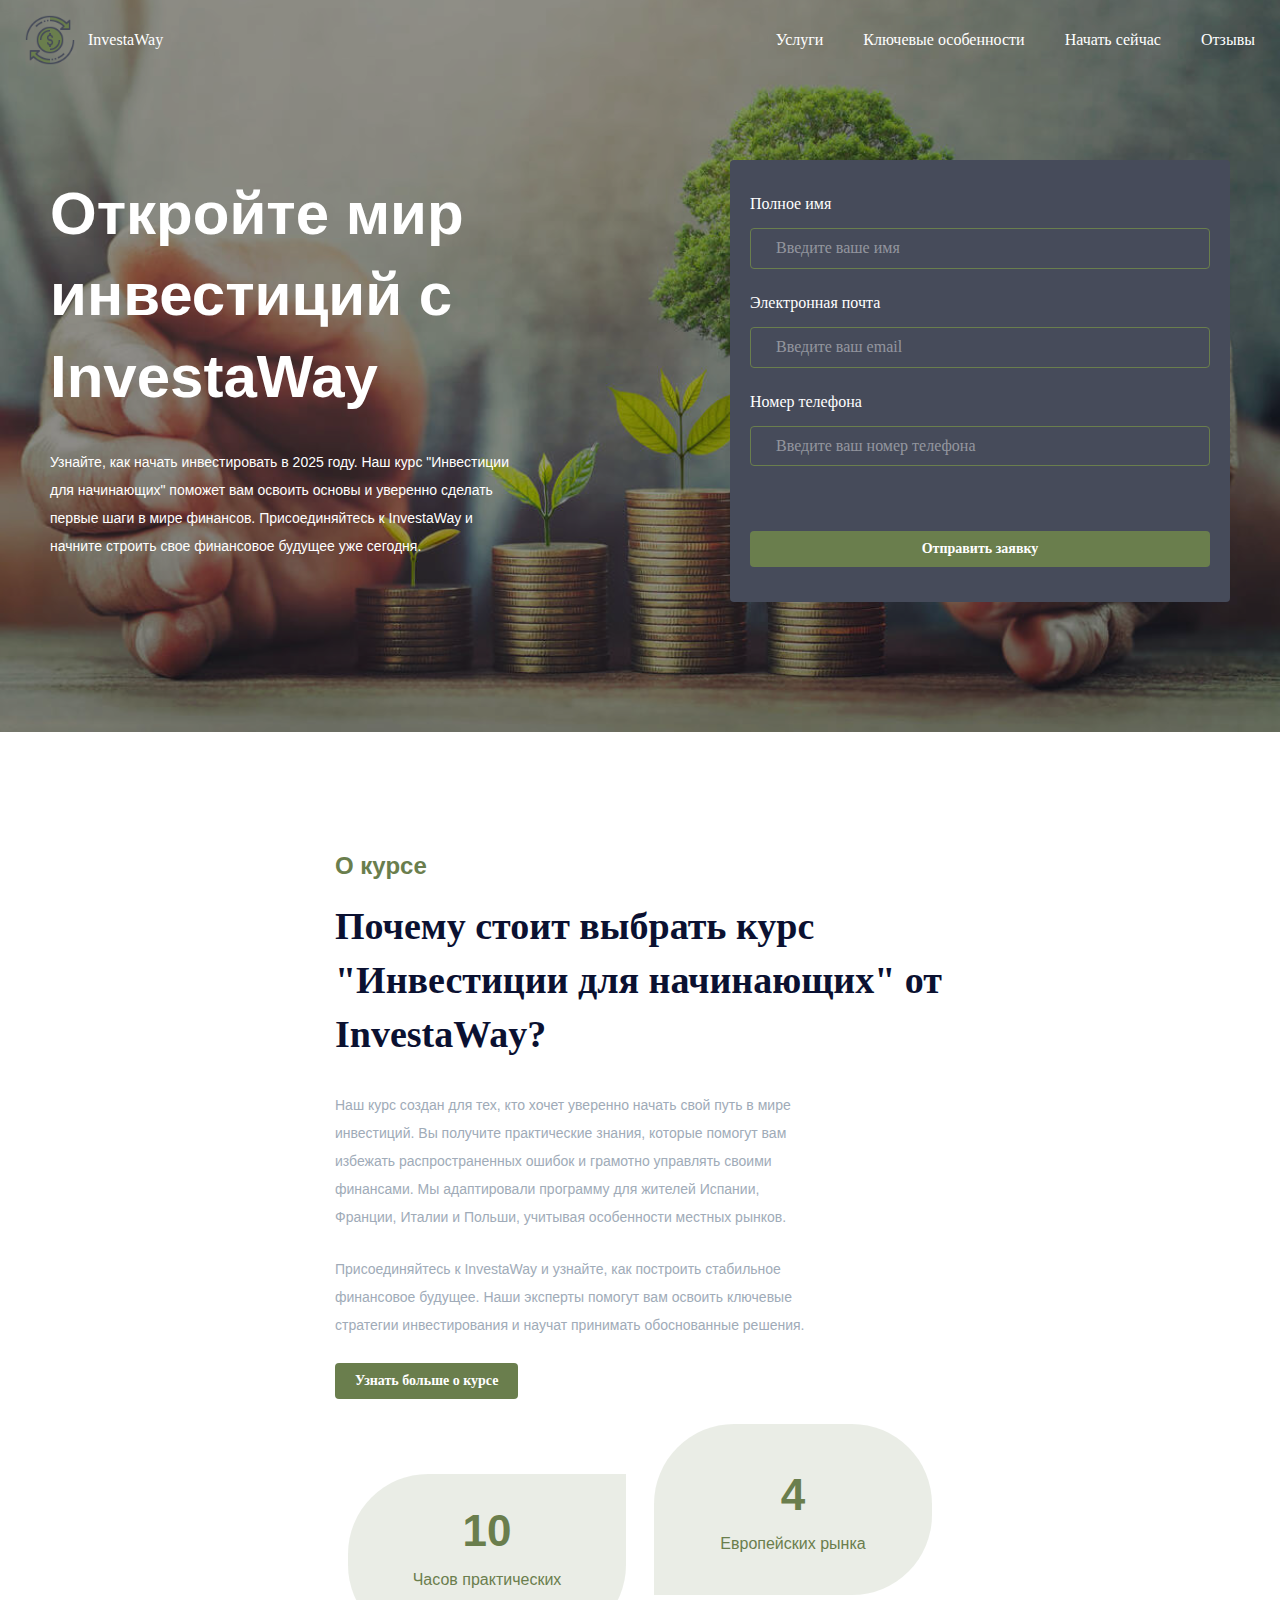
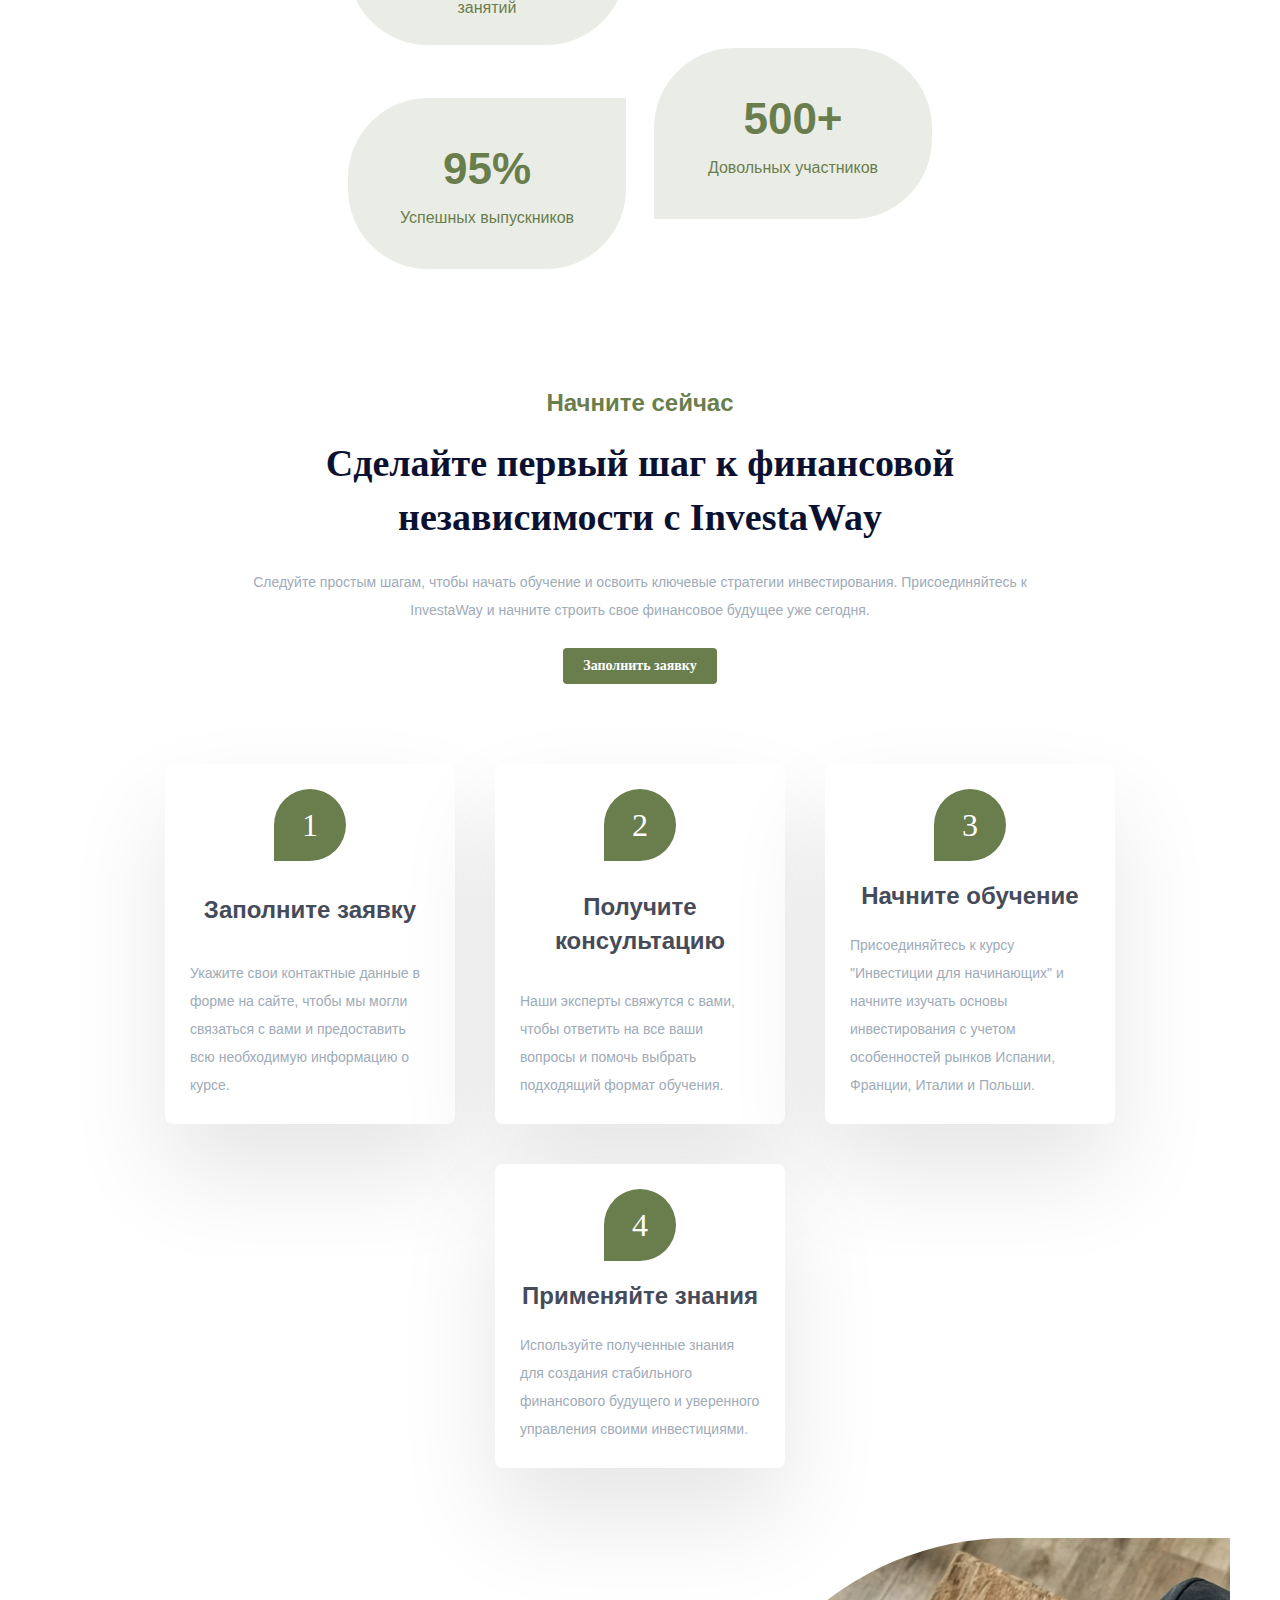
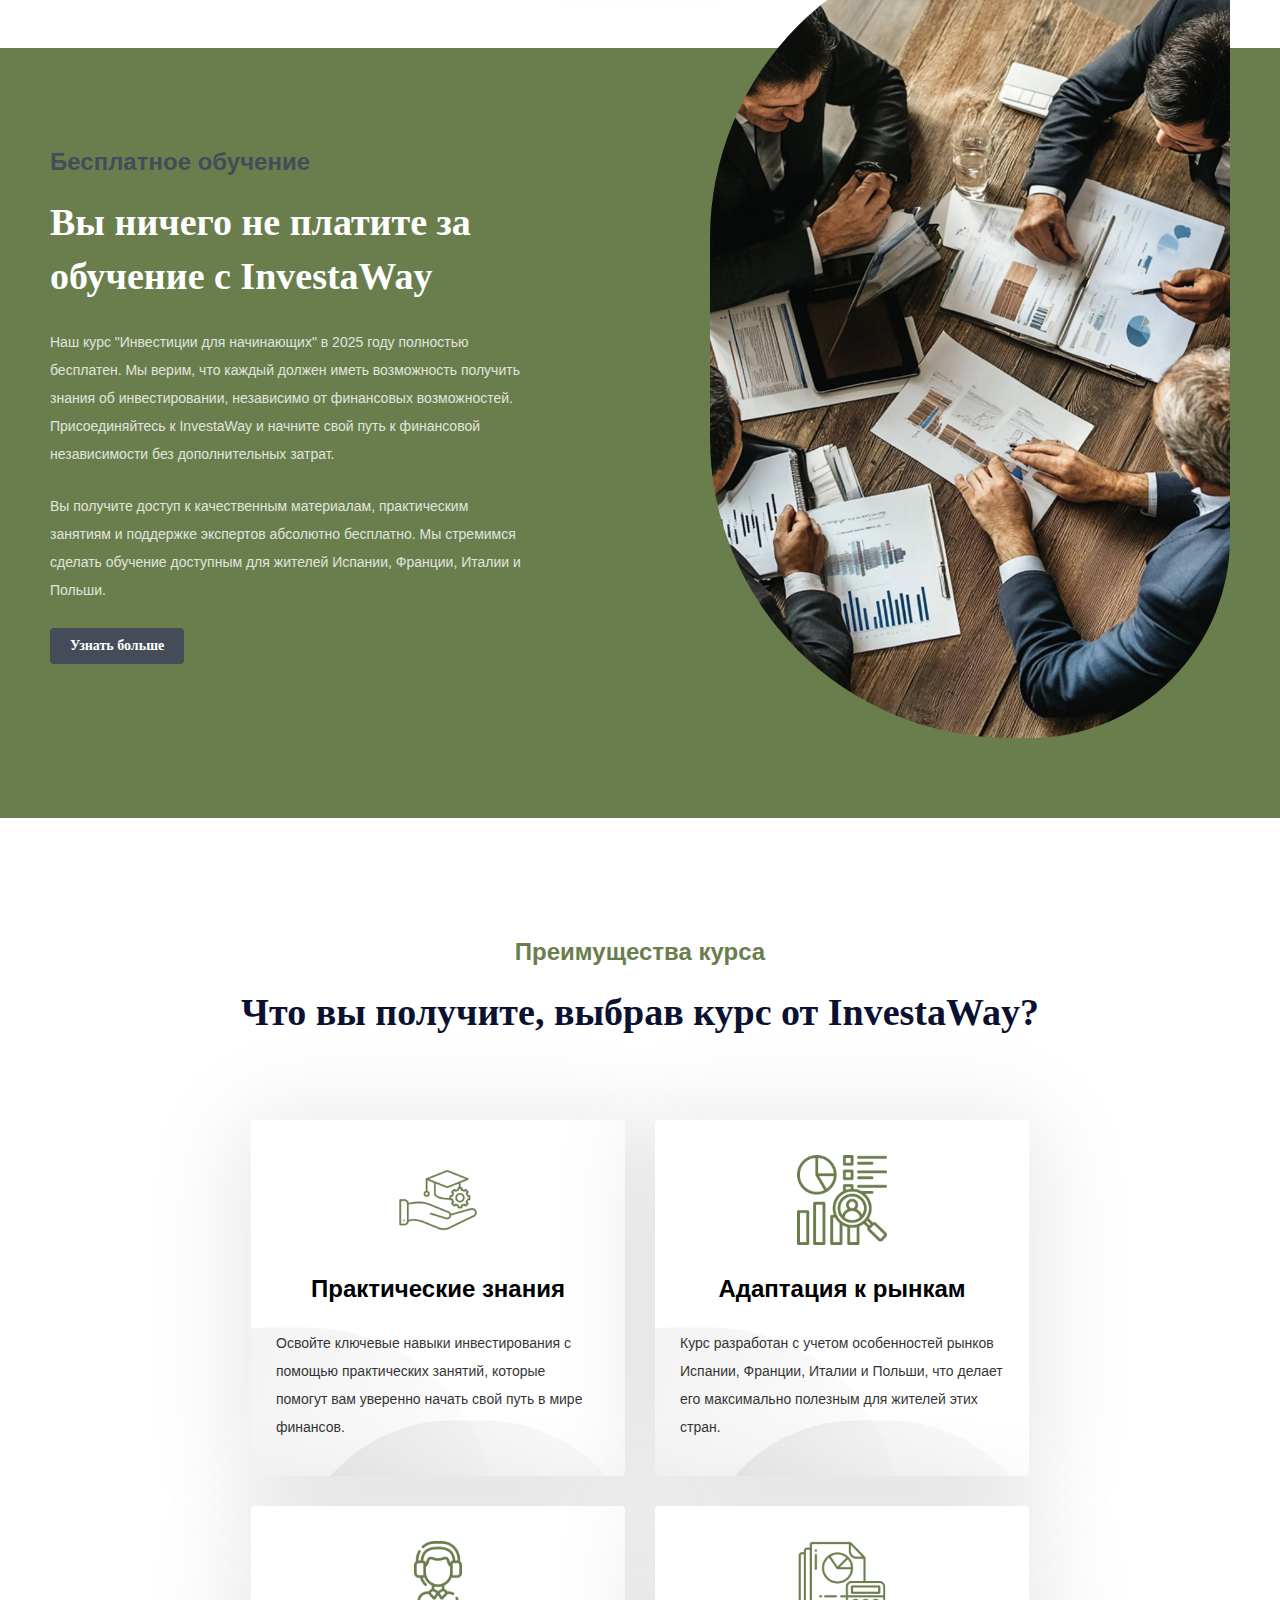
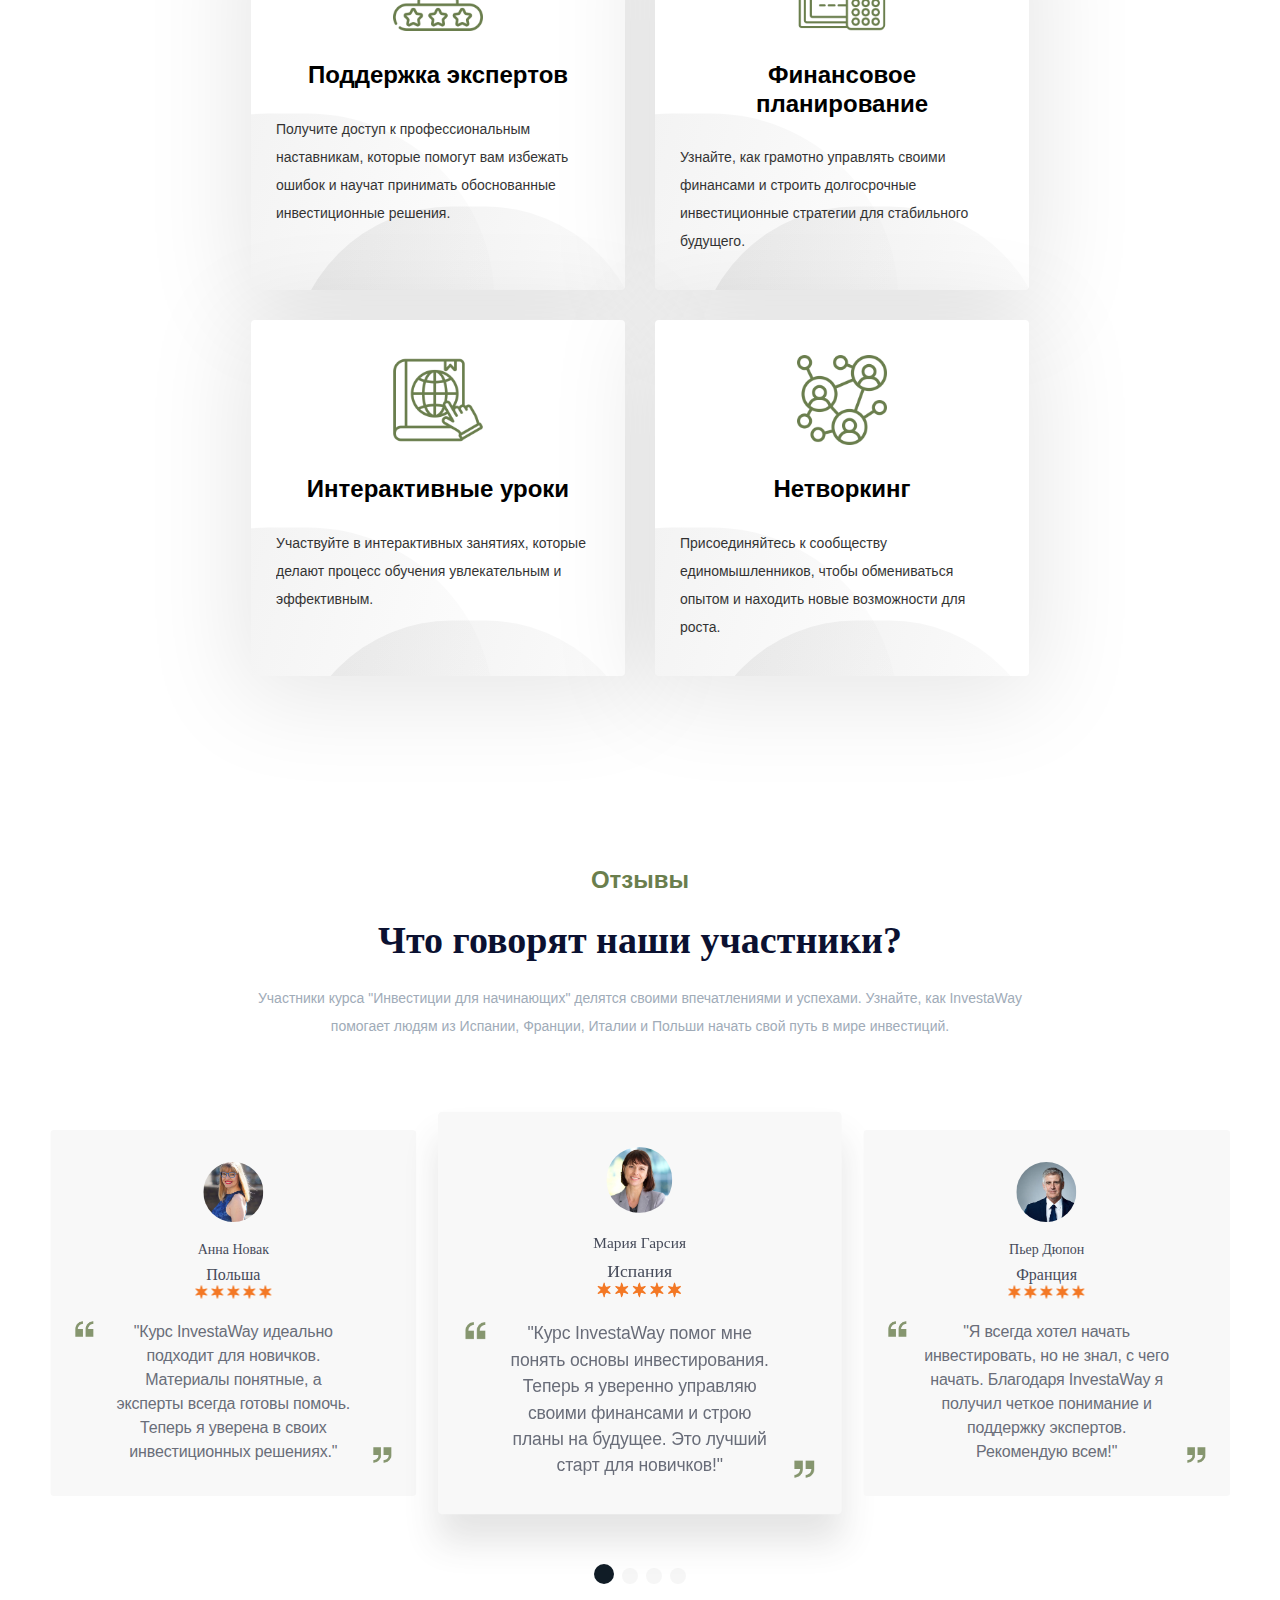
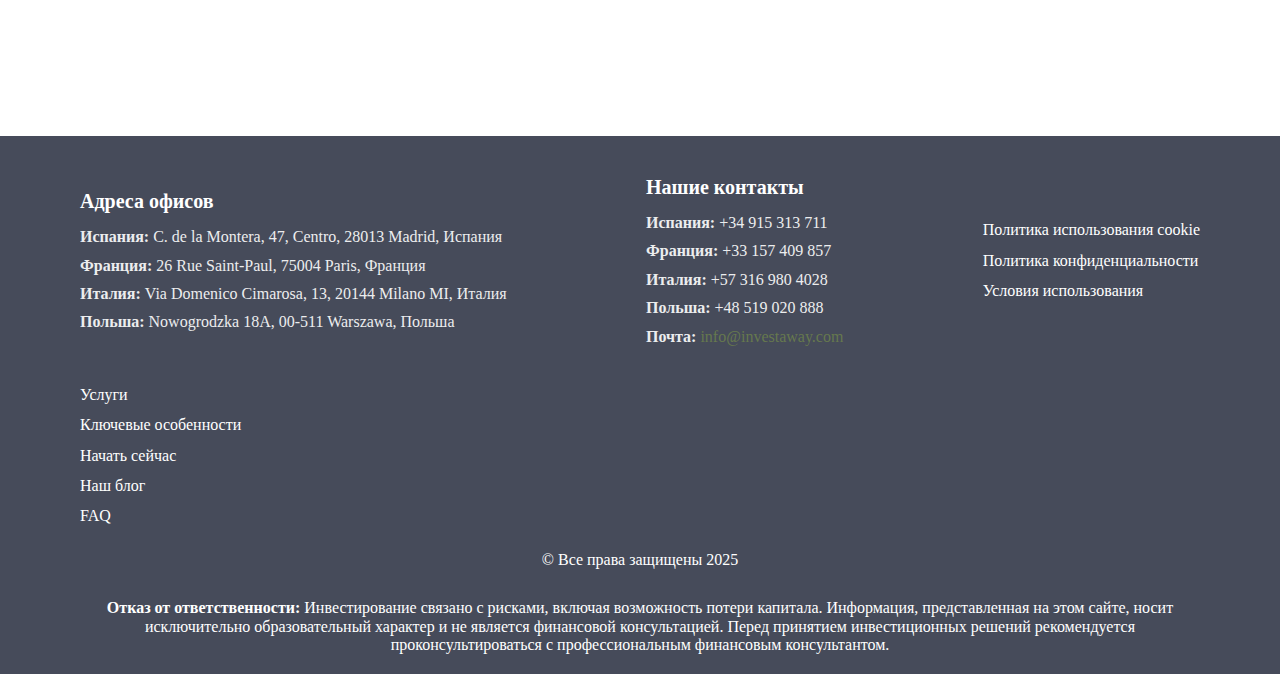
<file: index.html>
<!DOCTYPE html>
<html lang="ru">
  <head>
    <meta charset="UTF-8" />
    <meta name="viewport" content="width=device-width, initial-scale=1.0" />
    <meta name="keywords" content="инвестиции для начинающих" />
    <title>InvestaWay</title>
    <link rel="icon" href="images/logo.png" type="image/png" />
    <link
      rel="stylesheet"
      href="https://cdnjs.cloudflare.com/ajax/libs/modern-normalize/2.0.0/modern-normalize.min.css"
    />

    <link
      rel="stylesheet"
      href="https://cdn.jsdelivr.net/npm/swiper@11/swiper-bundle.min.css"
    />
    <link rel="stylesheet" href="./css/style.css" />
  </head>
  <body>
    <header class="header">
      <a class="logo" href="./index.html"
        ><img src="./images/logo.png" alt="logo" />InvestaWay</a
      >
      <nav class="header-nav">
        <ul class="header-nav-list">
          <li><a href="./index.html#services">Услуги</a></li>
          <li><a href="./index.html#key-features">Ключевые особенности</a></li>
          <li><a href="./index.html#start-now">Начать сейчас</a></li>
          <li><a href="./index.html#testimonial">Отзывы</a></li>
        </ul>
      </nav>
    </header>
    <main>
      <section class="hero" id="contact">
        <div class="container">
          <div class="hero-content">
            <h1 class="hero-title">Откройте мир инвестиций с InvestaWay</h1>
            <p class="hero-text">
              Узнайте, как начать инвестировать в 2025 году. Наш курс
              "Инвестиции для начинающих" поможет вам освоить основы и уверенно
              сделать первые шаги в мире финансов. Присоединяйтесь к InvestaWay
              и начните строить свое финансовое будущее уже сегодня.
            </p>
          </div>
          <form class="hero-form">
            <div class="input-group">
              <label for="name">Полное имя</label>
              <input
                type="text"
                id="name"
                name="name"
                required
                placeholder="Введите ваше имя"
                pattern="[А-Яа-яЁёA-Za-z\s]{1,50}"
                title="Имя должно содержать только буквы и пробелы, длиной до 50 символов."
              />
            </div>

            <div class="input-group">
              <label for="email">Электронная почта</label>
              <input
                type="email"
                id="email"
                name="email"
                required
                placeholder="Введите ваш email"
                pattern="[a-z0-9._%+-]+@[a-z0-9.-]+\.[a-z]{2,}$"
                title="Введите действительный адрес электронной почты."
              />
            </div>

            <div class="input-group">
              <label for="phone">Номер телефона</label>
              <input
                type="tel"
                id="phone"
                name="phone"
                required
                pattern="\+?[0-9\s\-\(\)]{7,}"
                placeholder="Введите ваш номер телефона"
                title="Введите действительный номер телефона."
              />
            </div>

            <button type="submit" class="primary-btn">Отправить заявку</button>
          </form>
        </div>
      </section>

      <section class="about-us" id="about-us">
        <div class="container">
          <div class="about-us-content">
            <p class="section-name">О курсе</p>
            <h2 class="title">
              Почему стоит выбрать курс "Инвестиции для начинающих" от
              InvestaWay?
            </h2>
            <p class="descr">
              Наш курс создан для тех, кто хочет уверенно начать свой путь в
              мире инвестиций. Вы получите практические знания, которые помогут
              вам избежать распространенных ошибок и грамотно управлять своими
              финансами. Мы адаптировали программу для жителей Испании, Франции,
              Италии и Польши, учитывая особенности местных рынков.
            </p>
            <p class="descr">
              Присоединяйтесь к InvestaWay и узнайте, как построить стабильное
              финансовое будущее. Наши эксперты помогут вам освоить ключевые
              стратегии инвестирования и научат принимать обоснованные решения.
            </p>
            <button
              class="primary-btn"
              onclick="window.location='./index.html#contact'"
            >
              Узнать больше о курсе
            </button>
          </div>
          <ul class="about-us-stats">
            <li>10<span>Часов практических занятий</span></li>
            <li>4<span>Европейских рынка</span></li>
            <li>95%<span>Успешных выпускников</span></li>
            <li>500+<span>Довольных участников</span></li>
          </ul>
        </div>
      </section>

      <section class="start-now" id="start-now">
        <div class="container">
          <div class="start-now-content">
            <p class="section-name">Начните сейчас</p>
            <h2 class="title">
              Сделайте первый шаг к финансовой независимости с InvestaWay
            </h2>
            <p class="descr">
              Следуйте простым шагам, чтобы начать обучение и освоить ключевые
              стратегии инвестирования. Присоединяйтесь к InvestaWay и начните
              строить свое финансовое будущее уже сегодня.
            </p>
            <button
              class="primary-btn"
              onclick="window.location='./index.html#contact'"
            >
              Заполнить заявку
            </button>
          </div>
          <ul class="start-now-list">
            <li>
              <div class="start-now-list-cicle">
                <p>1</p>
              </div>
              <h3>Заполните заявку</h3>
              <p class="descr">
                Укажите свои контактные данные в форме на сайте, чтобы мы могли
                связаться с вами и предоставить всю необходимую информацию о
                курсе.
              </p>
            </li>
            <li>
              <div class="start-now-list-cicle">
                <p>2</p>
              </div>
              <h3>Получите консультацию</h3>
              <p class="descr">
                Наши эксперты свяжутся с вами, чтобы ответить на все ваши
                вопросы и помочь выбрать подходящий формат обучения.
              </p>
            </li>
            <li>
              <div class="start-now-list-cicle">
                <p>3</p>
              </div>
              <h3>Начните обучение</h3>
              <p class="descr">
                Присоединяйтесь к курсу "Инвестиции для начинающих" и начните
                изучать основы инвестирования с учетом особенностей рынков
                Испании, Франции, Италии и Польши.
              </p>
            </li>
            <li>
              <div class="start-now-list-cicle">
                <p>4</p>
              </div>
              <h3>Применяйте знания</h3>
              <p class="descr">
                Используйте полученные знания для создания стабильного
                финансового будущего и уверенного управления своими
                инвестициями.
              </p>
            </li>
          </ul>
        </div>
      </section>

      <section class="key-features" id="key-features">
        <div class="container">
          <div class="key-features-content">
            <p class="section-name">Бесплатное обучение</p>
            <h2 class="title">Вы ничего не платите за обучение с InvestaWay</h2>
            <p class="descr">
              Наш курс "Инвестиции для начинающих" в 2025 году полностью
              бесплатен. Мы верим, что каждый должен иметь возможность получить
              знания об инвестировании, независимо от финансовых возможностей.
              Присоединяйтесь к InvestaWay и начните свой путь к финансовой
              независимости без дополнительных затрат.
            </p>
            <p class="descr">
              Вы получите доступ к качественным материалам, практическим
              занятиям и поддержке экспертов абсолютно бесплатно. Мы стремимся
              сделать обучение доступным для жителей Испании, Франции, Италии и
              Польши.
            </p>
            <button
              class="secondary-btn"
              onclick="window.location='./index.html#contact'"
            >
              Узнать больше
            </button>
          </div>
          <img src="./images/free-course.jpg" alt="Бесплатное обучение" />
        </div>
      </section>

      <section class="services" id="services">
        <div class="container">
          <p class="section-name">Преимущества курса</p>
          <h2 class="title">Что вы получите, выбрав курс от InvestaWay?</h2>
          <ul class="services-list">
            <li class="services-list-item">
              <div>
                <img
                  src="./images/practical-knowledge.png"
                  alt="Практические знания"
                />
                <h3 class="subtitle">Практические знания</h3>
                <p class="descr">
                  Освойте ключевые навыки инвестирования с помощью практических
                  занятий, которые помогут вам уверенно начать свой путь в мире
                  финансов.
                </p>
              </div>
            </li>
            <li class="services-list-item">
              <div>
                <img
                  src="./images/market-adaptation.png"
                  alt="Адаптация к рынкам"
                />
                <h3 class="subtitle">Адаптация к рынкам</h3>
                <p class="descr">
                  Курс разработан с учетом особенностей рынков Испании, Франции,
                  Италии и Польши, что делает его максимально полезным для
                  жителей этих стран.
                </p>
              </div>
            </li>
            <li class="services-list-item">
              <div>
                <img
                  src="./images/expert-support.png"
                  alt="Поддержка экспертов"
                />
                <h3 class="subtitle">Поддержка экспертов</h3>
                <p class="descr">
                  Получите доступ к профессиональным наставникам, которые
                  помогут вам избежать ошибок и научат принимать обоснованные
                  инвестиционные решения.
                </p>
              </div>
            </li>
            <li class="services-list-item">
              <div>
                <img
                  src="./images/financial-planning.png"
                  alt="Финансовое планирование"
                />
                <h3 class="subtitle">Финансовое планирование</h3>
                <p class="descr">
                  Узнайте, как грамотно управлять своими финансами и строить
                  долгосрочные инвестиционные стратегии для стабильного
                  будущего.
                </p>
              </div>
            </li>
            <li class="services-list-item">
              <div>
                <img
                  src="./images/interactive-lessons.png"
                  alt="Интерактивные уроки"
                />
                <h3 class="subtitle">Интерактивные уроки</h3>
                <p class="descr">
                  Участвуйте в интерактивных занятиях, которые делают процесс
                  обучения увлекательным и эффективным.
                </p>
              </div>
            </li>
            <li class="services-list-item">
              <div>
                <img src="./images/networking.png" alt="Нетворкинг" />
                <h3 class="subtitle">Нетворкинг</h3>
                <p class="descr">
                  Присоединяйтесь к сообществу единомышленников, чтобы
                  обмениваться опытом и находить новые возможности для роста.
                </p>
              </div>
            </li>
          </ul>
        </div>
      </section>

      <section class="testimonial" id="testimonial">
        <div class="container">
          <div class="testimonial-content" data-aos="flip-right">
            <p class="section-name">Отзывы</p>
            <h2 class="title">Что говорят наши участники?</h2>
            <p class="descr">
              Участники курса "Инвестиции для начинающих" делятся своими
              впечатлениями и успехами. Узнайте, как InvestaWay помогает людям
              из Испании, Франции, Италии и Польши начать свой путь в мире
              инвестиций.
            </p>
          </div>
          <div class="swiper swiperTestimonial" data-aos="zoom-in-up">
            <ul class="testimonial-list swiper-wrapper">
              <li class="testimonial-item swiper-slide">
                <img
                  class="testimonial-img"
                  src="./images/maria-garcia.jpg"
                  alt="Мария Гарсия"
                />
                <p class="testimonial-name">Мария Гарсия</p>
                <p class="testimonial-position">Испания</p>
                <img
                  class="testimonial-stars"
                  src="./images/stars.png"
                  alt="stars"
                />
                <p class="testimonial-text">
                  "Курс InvestaWay помог мне понять основы инвестирования.
                  Теперь я уверенно управляю своими финансами и строю планы на
                  будущее. Это лучший старт для новичков!"
                </p>
              </li>
              <li class="testimonial-item swiper-slide">
                <img
                  class="testimonial-img"
                  src="./images/pierre-dupont.jpg"
                  alt="Пьер Дюпон"
                />
                <p class="testimonial-name">Пьер Дюпон</p>
                <p class="testimonial-position">Франция</p>
                <img
                  class="testimonial-stars"
                  src="./images/stars.png"
                  alt="stars"
                />
                <p class="testimonial-text">
                  "Я всегда хотел начать инвестировать, но не знал, с чего
                  начать. Благодаря InvestaWay я получил четкое понимание и
                  поддержку экспертов. Рекомендую всем!"
                </p>
              </li>
              <li class="testimonial-item swiper-slide">
                <img
                  class="testimonial-img"
                  src="./images/giulia-rossi.jpg"
                  alt="Джулия Росси"
                />
                <p class="testimonial-name">Джулия Росси</p>
                <p class="testimonial-position">Италия</p>
                <img
                  class="testimonial-stars"
                  src="./images/stars.png"
                  alt="stars"
                />
                <p class="testimonial-text">
                  "Этот курс изменил мое отношение к финансам. Я научилась
                  избегать ошибок и уверенно инвестировать. Спасибо InvestaWay
                  за такой полезный опыт!"
                </p>
              </li>
              <li class="testimonial-item swiper-slide">
                <img
                  class="testimonial-img"
                  src="./images/anna-nowak.jpg"
                  alt="Анна Новак"
                />
                <p class="testimonial-name">Анна Новак</p>
                <p class="testimonial-position">Польша</p>
                <img
                  class="testimonial-stars"
                  src="./images/stars.png"
                  alt="stars"
                />
                <p class="testimonial-text">
                  "Курс InvestaWay идеально подходит для новичков. Материалы
                  понятные, а эксперты всегда готовы помочь. Теперь я уверена в
                  своих инвестиционных решениях."
                </p>
              </li>
            </ul>
            <div class="swiper-pagination"></div>
          </div>
        </div>
      </section>
    </main>

    <footer class="footer">
      <nav class="footer-nav">
        <div class="footer-contact">
          <h3>Адреса офисов</h3>
          <ul>
            <li>
              <strong>Испания:</strong> C. de la Montera, 47, Centro, 28013
              Madrid, Испания
            </li>
            <li>
              <strong>Франция:</strong> 26 Rue Saint-Paul, 75004 Paris, Франция
            </li>
            <li>
              <strong>Италия:</strong> Via Domenico Cimarosa, 13, 20144 Milano
              MI, Италия
            </li>
            <li>
              <strong>Польша:</strong> Nowogrodzka 18A, 00-511 Warszawa, Польша
            </li>
          </ul>
        </div>

        <div class="footer-contact">
          <h3>Нашие контакты</h3>
          <ul>
            <li><strong>Испания:</strong> +34 915 313 711</li>
            <li><strong>Франция:</strong> +33 157 409 857</li>
            <li><strong>Италия:</strong> +57 316 980 4028</li>
            <li><strong>Польша:</strong> +48 519 020 888</li>
            <li>
              <strong>Почта: </strong
              ><a href="mailto:info@investaway.com">info@investaway.com</a>
            </li>
          </ul>
        </div>

        <ul class="footer-nav-list">
          <li>
            <a href="./cookie-policy.html">Политика использования cookie</a>
          </li>
          <li>
            <a href="./privacy-policy.html">Политика конфиденциальности</a>
          </li>
          <li><a href="./terms-of-use.html">Условия использования</a></li>
        </ul>

        <ul class="footer-nav-list">
          <li><a href="./index.html#services">Услуги</a></li>
          <li>
            <a href="./index.html#key-features">Ключевые особенности</a>
          </li>
          <li><a href="./index.html#start-now">Начать сейчас</a></li>
          <li><a href="./index.html#our-blog">Наш блог</a></li>
          <li><a href="./index.html#faq">FAQ</a></li>
        </ul>
      </nav>
      <p class="footer-rights">© Все права защищены 2025</p>
      <div class="footer-disclaimer">
        <p>
          <strong>Отказ от ответственности:</strong> Инвестирование связано с
          рисками, включая возможность потери капитала. Информация,
          представленная на этом сайте, носит исключительно образовательный
          характер и не является финансовой консультацией. Перед принятием
          инвестиционных решений рекомендуется проконсультироваться с
          профессиональным финансовым консультантом.
        </p>
      </div>
    </footer>

    <div class="cookie-popup" id="cookiePopup">
      <div class="cookie-popup-content">
        <h2>Использование cookie</h2>
        <p>
          Мы используем cookie для улучшения вашего опыта на нашем сайте.
          Продолжая использовать сайт, вы соглашаетесь с нашей
          <a href="./cookie-policy.html">Политикой использования cookie.</a>
        </p>
        <button class="cookie-btn" id="acceptCookies">Принять</button>
      </div>
    </div>
  </body>

  <script src="https://cdn.jsdelivr.net/npm/swiper@11/swiper-bundle.min.js"></script>
  <script src="./js/script.js"></script>
  <script src="./js/swiper.js"></script>
</html>
</file>
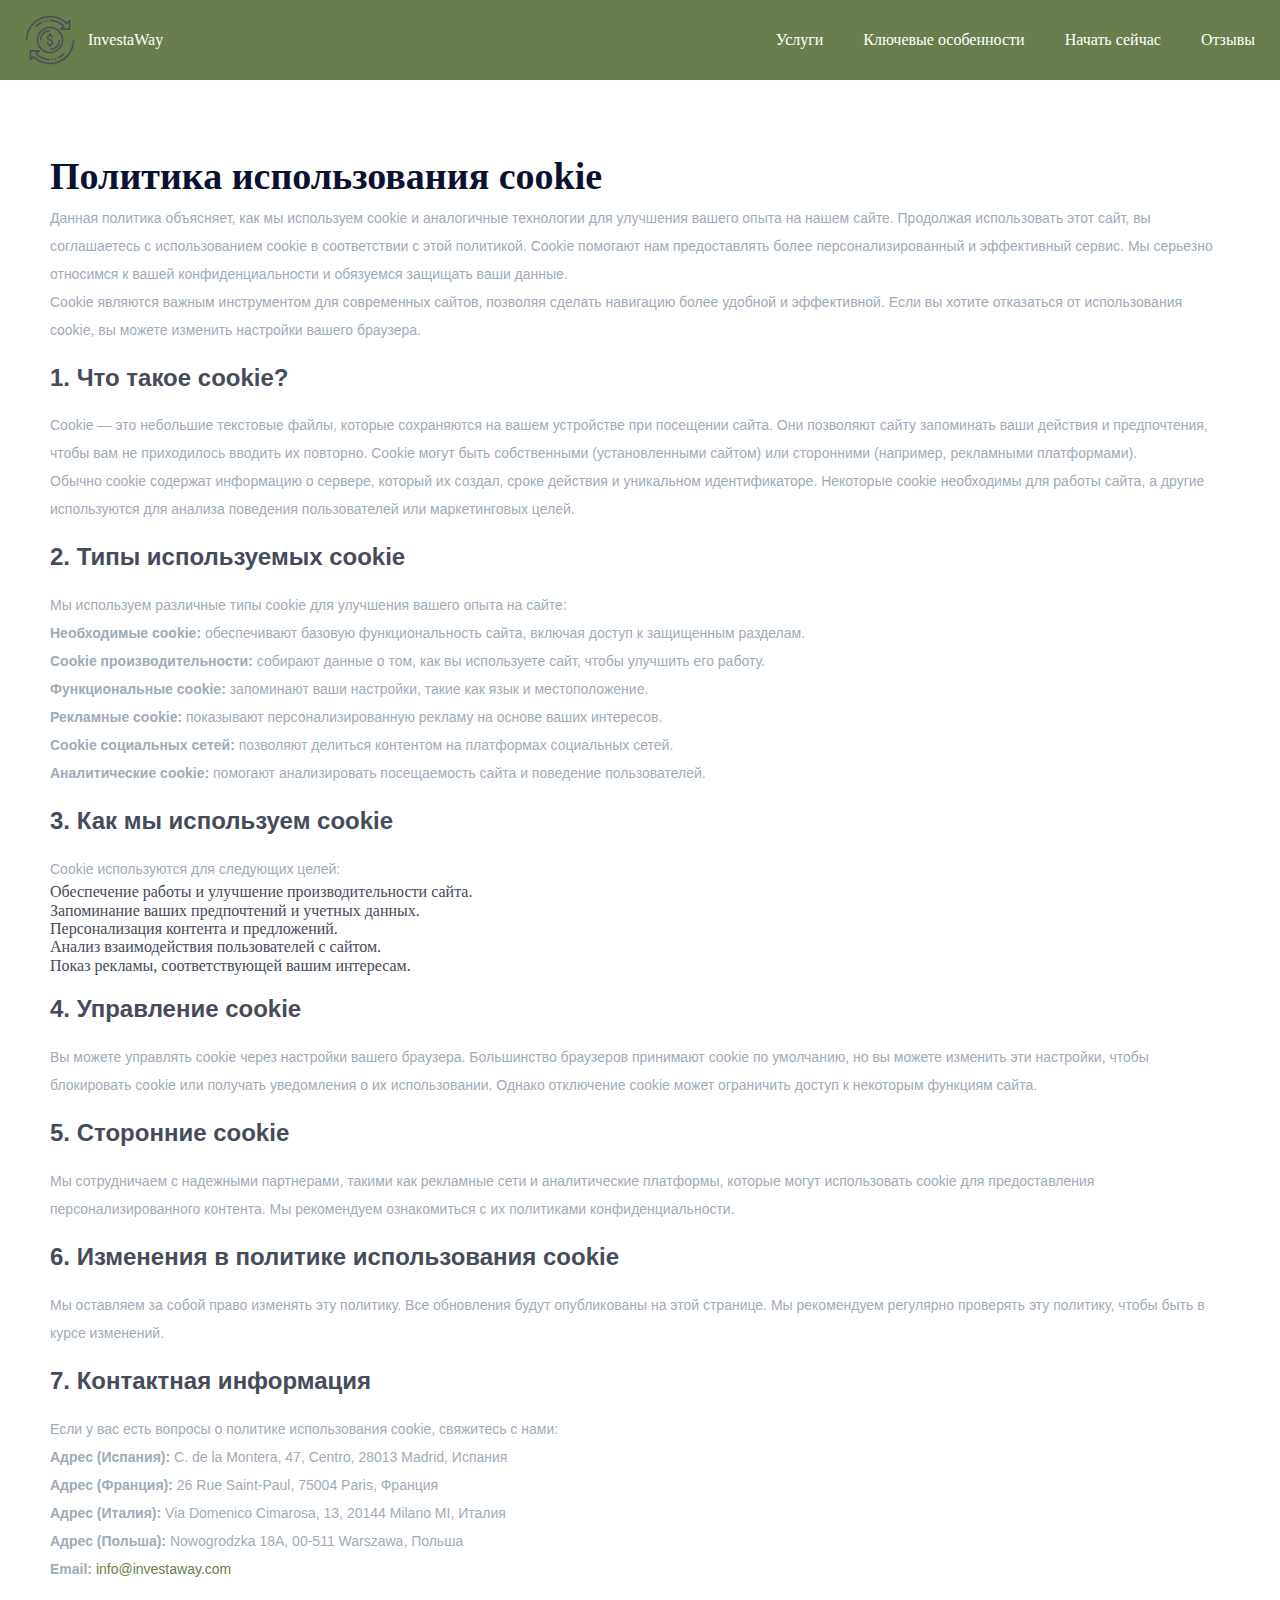
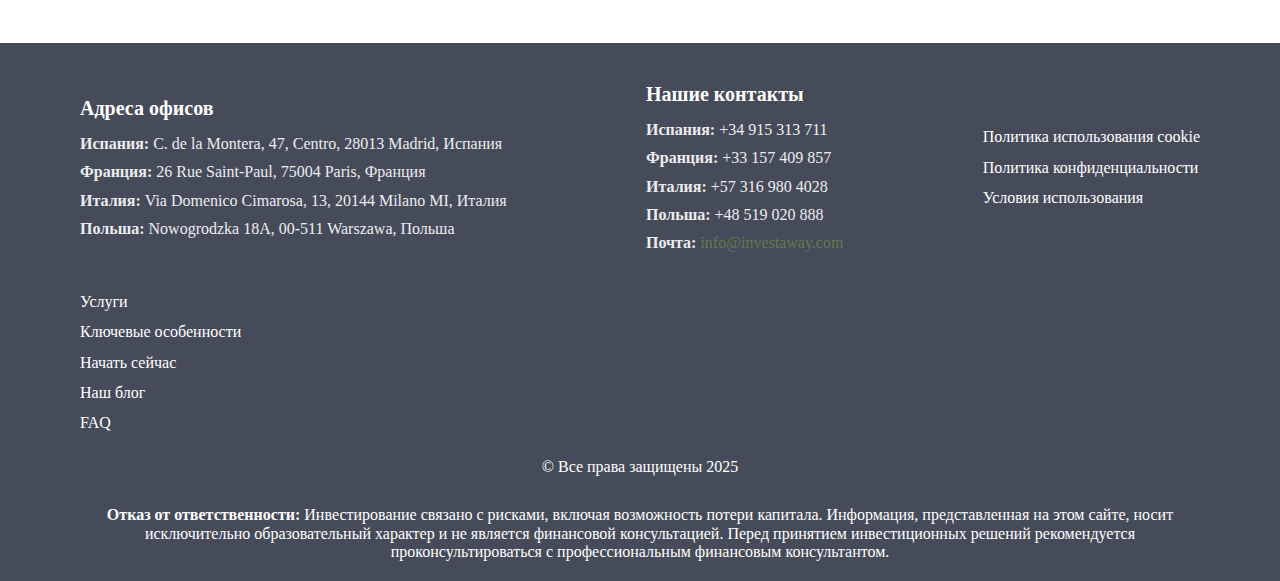
<file: cookie-policy.html>
<!DOCTYPE html>
<html lang="ru">
  <head>
    <meta charset="UTF-8" />
    <meta name="viewport" content="width=device-width, initial-scale=1.0" />
    <title>Политика использования cookie</title>
    <link rel="icon" href="./images/logo.png" type="image/png" />
    <link
      rel="stylesheet"
      href="https://cdnjs.cloudflare.com/ajax/libs/modern-normalize/2.0.0/modern-normalize.min.css"
    />
    <link rel="stylesheet" href="./css/style.css" />
  </head>
  <body>
    <header class="header header-no-home">
      <a class="logo" href="./index.html"
        ><img src="./images/logo.png" alt="logo" />InvestaWay</a
      >
      <nav class="header-nav">
        <ul class="header-nav-list">
          <li><a href="./index.html#services">Услуги</a></li>
          <li><a href="./index.html#key-features">Ключевые особенности</a></li>
          <li><a href="./index.html#start-now">Начать сейчас</a></li>
          <li><a href="./index.html#testimonial">Отзывы</a></li>
        </ul>
      </nav>
    </header>

    <main>
      <section class="terms-privacy">
        <div class="container">
          <h1 class="title">Политика использования cookie</h1>
          <p class="descr">
            Данная политика объясняет, как мы используем cookie и аналогичные
            технологии для улучшения вашего опыта на нашем сайте. Продолжая
            использовать этот сайт, вы соглашаетесь с использованием cookie в
            соответствии с этой политикой. Cookie помогают нам предоставлять
            более персонализированный и эффективный сервис. Мы серьезно
            относимся к вашей конфиденциальности и обязуемся защищать ваши
            данные.
          </p>
          <p class="descr">
            Cookie являются важным инструментом для современных сайтов, позволяя
            сделать навигацию более удобной и эффективной. Если вы хотите
            отказаться от использования cookie, вы можете изменить настройки
            вашего браузера.
          </p>

          <h3 class="subtitle">1. Что такое cookie?</h3>
          <p class="descr">
            Cookie — это небольшие текстовые файлы, которые сохраняются на вашем
            устройстве при посещении сайта. Они позволяют сайту запоминать ваши
            действия и предпочтения, чтобы вам не приходилось вводить их
            повторно. Cookie могут быть собственными (установленными сайтом) или
            сторонними (например, рекламными платформами).
          </p>
          <p class="descr">
            Обычно cookie содержат информацию о сервере, который их создал,
            сроке действия и уникальном идентификаторе. Некоторые cookie
            необходимы для работы сайта, а другие используются для анализа
            поведения пользователей или маркетинговых целей.
          </p>

          <h3 class="subtitle">2. Типы используемых cookie</h3>
          <p class="descr">
            Мы используем различные типы cookie для улучшения вашего опыта на
            сайте:
          </p>
          <ul class="descr">
            <li>
              <strong>Необходимые cookie:</strong> обеспечивают базовую
              функциональность сайта, включая доступ к защищенным разделам.
            </li>
            <li>
              <strong>Cookie производительности:</strong> собирают данные о том,
              как вы используете сайт, чтобы улучшить его работу.
            </li>
            <li>
              <strong>Функциональные cookie:</strong> запоминают ваши настройки,
              такие как язык и местоположение.
            </li>
            <li>
              <strong>Рекламные cookie:</strong> показывают персонализированную
              рекламу на основе ваших интересов.
            </li>
            <li>
              <strong>Cookie социальных сетей:</strong> позволяют делиться
              контентом на платформах социальных сетей.
            </li>
            <li>
              <strong>Аналитические cookie:</strong> помогают анализировать
              посещаемость сайта и поведение пользователей.
            </li>
          </ul>

          <h3 class="subtitle">3. Как мы используем cookie</h3>
          <p class="descr">Cookie используются для следующих целей:</p>
          <ul>
            <li>Обеспечение работы и улучшение производительности сайта.</li>
            <li>Запоминание ваших предпочтений и учетных данных.</li>
            <li>Персонализация контента и предложений.</li>
            <li>Анализ взаимодействия пользователей с сайтом.</li>
            <li>Показ рекламы, соответствующей вашим интересам.</li>
          </ul>

          <h3 class="subtitle">4. Управление cookie</h3>
          <p class="descr">
            Вы можете управлять cookie через настройки вашего браузера.
            Большинство браузеров принимают cookie по умолчанию, но вы можете
            изменить эти настройки, чтобы блокировать cookie или получать
            уведомления о их использовании. Однако отключение cookie может
            ограничить доступ к некоторым функциям сайта.
          </p>

          <h3 class="subtitle">5. Сторонние cookie</h3>
          <p class="descr">
            Мы сотрудничаем с надежными партнерами, такими как рекламные сети и
            аналитические платформы, которые могут использовать cookie для
            предоставления персонализированного контента. Мы рекомендуем
            ознакомиться с их политиками конфиденциальности.
          </p>

          <h3 class="subtitle">6. Изменения в политике использования cookie</h3>
          <p class="descr">
            Мы оставляем за собой право изменять эту политику. Все обновления
            будут опубликованы на этой странице. Мы рекомендуем регулярно
            проверять эту политику, чтобы быть в курсе изменений.
          </p>

          <h3 class="subtitle">7. Контактная информация</h3>
          <p class="descr">
            Если у вас есть вопросы о политике использования cookie, свяжитесь с
            нами:
          </p>
          <ul class="descr">
            <li>
              <strong>Адрес (Испания):</strong> C. de la Montera, 47, Centro,
              28013 Madrid, Испания
            </li>
            <li>
              <strong>Адрес (Франция):</strong> 26 Rue Saint-Paul, 75004 Paris,
              Франция
            </li>
            <li>
              <strong>Адрес (Италия):</strong> Via Domenico Cimarosa, 13, 20144
              Milano MI, Италия
            </li>
            <li>
              <strong>Адрес (Польша):</strong> Nowogrodzka 18A, 00-511 Warszawa,
              Польша
            </li>
            <li>
              <strong>Email:</strong>
              <a href="mailto:info@investaway.com">info@investaway.com</a>
            </li>
          </ul>
        </div>
      </section>
    </main>
    <footer class="footer">
      <nav class="footer-nav">
        <div class="footer-contact">
          <h3>Адреса офисов</h3>
          <ul>
            <li>
              <strong>Испания:</strong> C. de la Montera, 47, Centro, 28013
              Madrid, Испания
            </li>
            <li>
              <strong>Франция:</strong> 26 Rue Saint-Paul, 75004 Paris, Франция
            </li>
            <li>
              <strong>Италия:</strong> Via Domenico Cimarosa, 13, 20144 Milano
              MI, Италия
            </li>
            <li>
              <strong>Польша:</strong> Nowogrodzka 18A, 00-511 Warszawa, Польша
            </li>
          </ul>
        </div>

        <div class="footer-contact">
          <h3>Нашие контакты</h3>
          <ul>
            <li><strong>Испания:</strong> +34 915 313 711</li>
            <li><strong>Франция:</strong> +33 157 409 857</li>
            <li><strong>Италия:</strong> +57 316 980 4028</li>
            <li><strong>Польша:</strong> +48 519 020 888</li>
            <li>
              <strong>Почта: </strong
              ><a href="mailto:info@investaway.com">info@investaway.com</a>
            </li>
          </ul>
        </div>

        <ul class="footer-nav-list">
          <li>
            <a href="./cookie-policy.html">Политика использования cookie</a>
          </li>
          <li>
            <a href="./privacy-policy.html">Политика конфиденциальности</a>
          </li>
          <li><a href="./terms-of-use.html">Условия использования</a></li>
        </ul>

        <ul class="footer-nav-list">
          <li><a href="./index.html#services">Услуги</a></li>
          <li>
            <a href="./index.html#key-features">Ключевые особенности</a>
          </li>
          <li><a href="./index.html#start-now">Начать сейчас</a></li>
          <li><a href="./index.html#our-blog">Наш блог</a></li>
          <li><a href="./index.html#faq">FAQ</a></li>
        </ul>
      </nav>
      <p class="footer-rights">© Все права защищены 2025</p>
      <div class="footer-disclaimer">
        <p>
          <strong>Отказ от ответственности:</strong> Инвестирование связано с
          рисками, включая возможность потери капитала. Информация,
          представленная на этом сайте, носит исключительно образовательный
          характер и не является финансовой консультацией. Перед принятием
          инвестиционных решений рекомендуется проконсультироваться с
          профессиональным финансовым консультантом.
        </p>
      </div>
    </footer>
  </body>
</html>
</file>
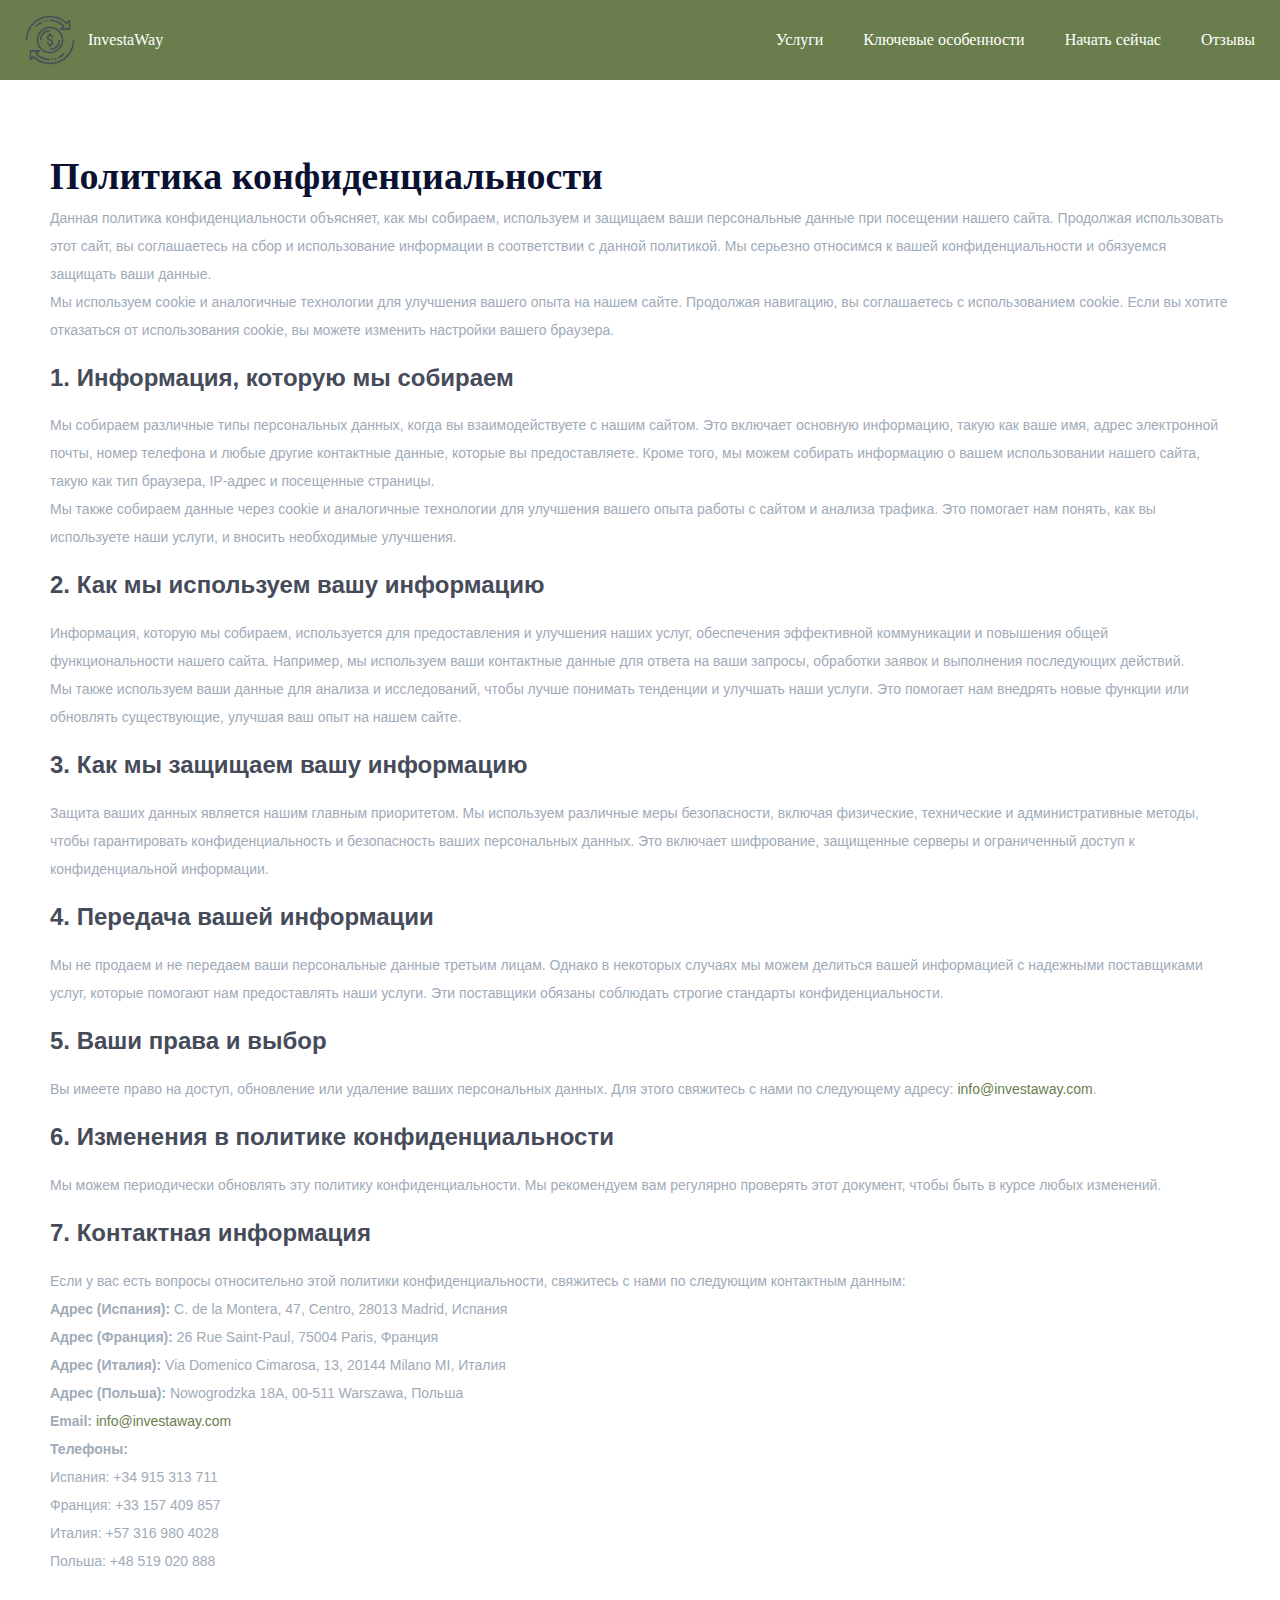
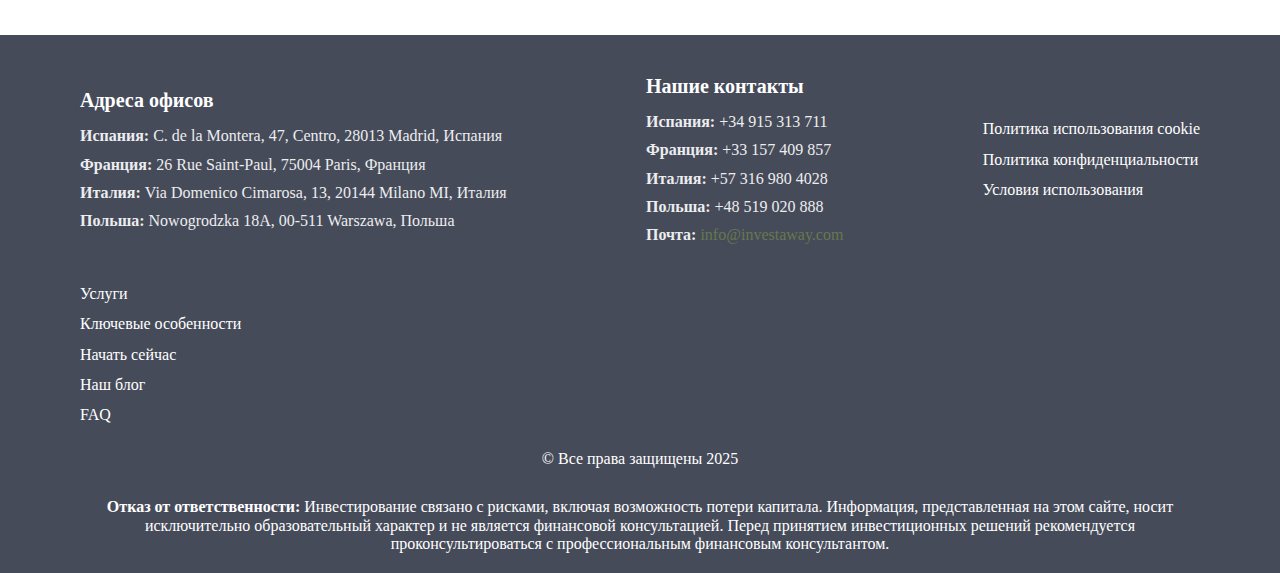
<file: privacy-policy.html>
<!DOCTYPE html>
<html lang="ru">
  <head>
    <meta charset="UTF-8" />
    <meta name="viewport" content="width=device-width, initial-scale=1.0" />
    <title>Политика конфиденциальности</title>
    <link rel="icon" href="./images/logo.png" type="image/png" />
    <link
      rel="stylesheet"
      href="https://cdnjs.cloudflare.com/ajax/libs/modern-normalize/2.0.0/modern-normalize.min.css"
    />
    <link rel="stylesheet" href="./css/style.css" />
  </head>
  <body>
    <header class="header header-no-home">
      <a class="logo" href="./index.html"
        ><img src="./images/logo.png" alt="logo" />InvestaWay</a
      >
      <nav class="header-nav">
        <ul class="header-nav-list">
          <li><a href="./index.html#services">Услуги</a></li>
          <li><a href="./index.html#key-features">Ключевые особенности</a></li>
          <li><a href="./index.html#start-now">Начать сейчас</a></li>
          <li><a href="./index.html#testimonial">Отзывы</a></li>
        </ul>
      </nav>
    </header>

    <main>
      <section class="terms-privacy">
        <div class="container">
          <h1 class="title">Политика конфиденциальности</h1>
          <p class="descr">
            Данная политика конфиденциальности объясняет, как мы собираем,
            используем и защищаем ваши персональные данные при посещении нашего
            сайта. Продолжая использовать этот сайт, вы соглашаетесь на сбор и
            использование информации в соответствии с данной политикой. Мы
            серьезно относимся к вашей конфиденциальности и обязуемся защищать
            ваши данные.
          </p>
          <p class="descr">
            Мы используем cookie и аналогичные технологии для улучшения вашего
            опыта на нашем сайте. Продолжая навигацию, вы соглашаетесь с
            использованием cookie. Если вы хотите отказаться от использования
            cookie, вы можете изменить настройки вашего браузера.
          </p>

          <h3 class="subtitle">1. Информация, которую мы собираем</h3>
          <p class="descr">
            Мы собираем различные типы персональных данных, когда вы
            взаимодействуете с нашим сайтом. Это включает основную информацию,
            такую как ваше имя, адрес электронной почты, номер телефона и любые
            другие контактные данные, которые вы предоставляете. Кроме того, мы
            можем собирать информацию о вашем использовании нашего сайта, такую
            как тип браузера, IP-адрес и посещенные страницы.
          </p>
          <p class="descr">
            Мы также собираем данные через cookie и аналогичные технологии для
            улучшения вашего опыта работы с сайтом и анализа трафика. Это
            помогает нам понять, как вы используете наши услуги, и вносить
            необходимые улучшения.
          </p>

          <h3 class="subtitle">2. Как мы используем вашу информацию</h3>
          <p class="descr">
            Информация, которую мы собираем, используется для предоставления и
            улучшения наших услуг, обеспечения эффективной коммуникации и
            повышения общей функциональности нашего сайта. Например, мы
            используем ваши контактные данные для ответа на ваши запросы,
            обработки заявок и выполнения последующих действий.
          </p>
          <p class="descr">
            Мы также используем ваши данные для анализа и исследований, чтобы
            лучше понимать тенденции и улучшать наши услуги. Это помогает нам
            внедрять новые функции или обновлять существующие, улучшая ваш опыт
            на нашем сайте.
          </p>

          <h3 class="subtitle">3. Как мы защищаем вашу информацию</h3>
          <p class="descr">
            Защита ваших данных является нашим главным приоритетом. Мы
            используем различные меры безопасности, включая физические,
            технические и административные методы, чтобы гарантировать
            конфиденциальность и безопасность ваших персональных данных. Это
            включает шифрование, защищенные серверы и ограниченный доступ к
            конфиденциальной информации.
          </p>

          <h3 class="subtitle">4. Передача вашей информации</h3>
          <p class="descr">
            Мы не продаем и не передаем ваши персональные данные третьим лицам.
            Однако в некоторых случаях мы можем делиться вашей информацией с
            надежными поставщиками услуг, которые помогают нам предоставлять
            наши услуги. Эти поставщики обязаны соблюдать строгие стандарты
            конфиденциальности.
          </p>

          <h3 class="subtitle">5. Ваши права и выбор</h3>
          <p class="descr">
            Вы имеете право на доступ, обновление или удаление ваших
            персональных данных. Для этого свяжитесь с нами по следующему
            адресу:
            <a href="mailto:info@investaway.com">info@investaway.com</a>.
          </p>

          <h3 class="subtitle">6. Изменения в политике конфиденциальности</h3>
          <p class="descr">
            Мы можем периодически обновлять эту политику конфиденциальности. Мы
            рекомендуем вам регулярно проверять этот документ, чтобы быть в
            курсе любых изменений.
          </p>

          <h3 class="subtitle">7. Контактная информация</h3>
          <p class="descr">
            Если у вас есть вопросы относительно этой политики
            конфиденциальности, свяжитесь с нами по следующим контактным данным:
          </p>
          <ul class="descr">
            <li>
              <strong>Адрес (Испания):</strong> C. de la Montera, 47, Centro,
              28013 Madrid, Испания
            </li>
            <li>
              <strong>Адрес (Франция):</strong> 26 Rue Saint-Paul, 75004 Paris,
              Франция
            </li>
            <li>
              <strong>Адрес (Италия):</strong> Via Domenico Cimarosa, 13, 20144
              Milano MI, Италия
            </li>
            <li>
              <strong>Адрес (Польша):</strong> Nowogrodzka 18A, 00-511 Warszawa,
              Польша
            </li>
            <li>
              <strong>Email:</strong>
              <a href="mailto:info@investaway.com">info@investaway.com</a>
            </li>
            <li>
              <strong>Телефоны:</strong>
              <ul>
                <li>Испания: +34 915 313 ​​711</li>
                <li>Франция: +33 157 409 857</li>
                <li>Италия: +57 316 980 4028</li>
                <li>Польша: +48 519 020 888</li>
              </ul>
            </li>
          </ul>
        </div>
      </section>
    </main>

    <footer class="footer">
      <nav class="footer-nav">
        <div class="footer-contact">
          <h3>Адреса офисов</h3>
          <ul>
            <li>
              <strong>Испания:</strong> C. de la Montera, 47, Centro, 28013
              Madrid, Испания
            </li>
            <li>
              <strong>Франция:</strong> 26 Rue Saint-Paul, 75004 Paris, Франция
            </li>
            <li>
              <strong>Италия:</strong> Via Domenico Cimarosa, 13, 20144 Milano
              MI, Италия
            </li>
            <li>
              <strong>Польша:</strong> Nowogrodzka 18A, 00-511 Warszawa, Польша
            </li>
          </ul>
        </div>

        <div class="footer-contact">
          <h3>Нашие контакты</h3>
          <ul>
            <li><strong>Испания:</strong> +34 915 313 711</li>
            <li><strong>Франция:</strong> +33 157 409 857</li>
            <li><strong>Италия:</strong> +57 316 980 4028</li>
            <li><strong>Польша:</strong> +48 519 020 888</li>
            <li>
              <strong>Почта: </strong
              ><a href="mailto:info@investaway.com">info@investaway.com</a>
            </li>
          </ul>
        </div>

        <ul class="footer-nav-list">
          <li>
            <a href="./cookie-policy.html">Политика использования cookie</a>
          </li>
          <li>
            <a href="./privacy-policy.html">Политика конфиденциальности</a>
          </li>
          <li><a href="./terms-of-use.html">Условия использования</a></li>
        </ul>

        <ul class="footer-nav-list">
          <li><a href="./index.html#services">Услуги</a></li>
          <li>
            <a href="./index.html#key-features">Ключевые особенности</a>
          </li>
          <li><a href="./index.html#start-now">Начать сейчас</a></li>
          <li><a href="./index.html#our-blog">Наш блог</a></li>
          <li><a href="./index.html#faq">FAQ</a></li>
        </ul>
      </nav>
      <p class="footer-rights">© Все права защищены 2025</p>
      <div class="footer-disclaimer">
        <p>
          <strong>Отказ от ответственности:</strong> Инвестирование связано с
          рисками, включая возможность потери капитала. Информация,
          представленная на этом сайте, носит исключительно образовательный
          характер и не является финансовой консультацией. Перед принятием
          инвестиционных решений рекомендуется проконсультироваться с
          профессиональным финансовым консультантом.
        </p>
      </div>
    </footer>
  </body>
</html>
</file>
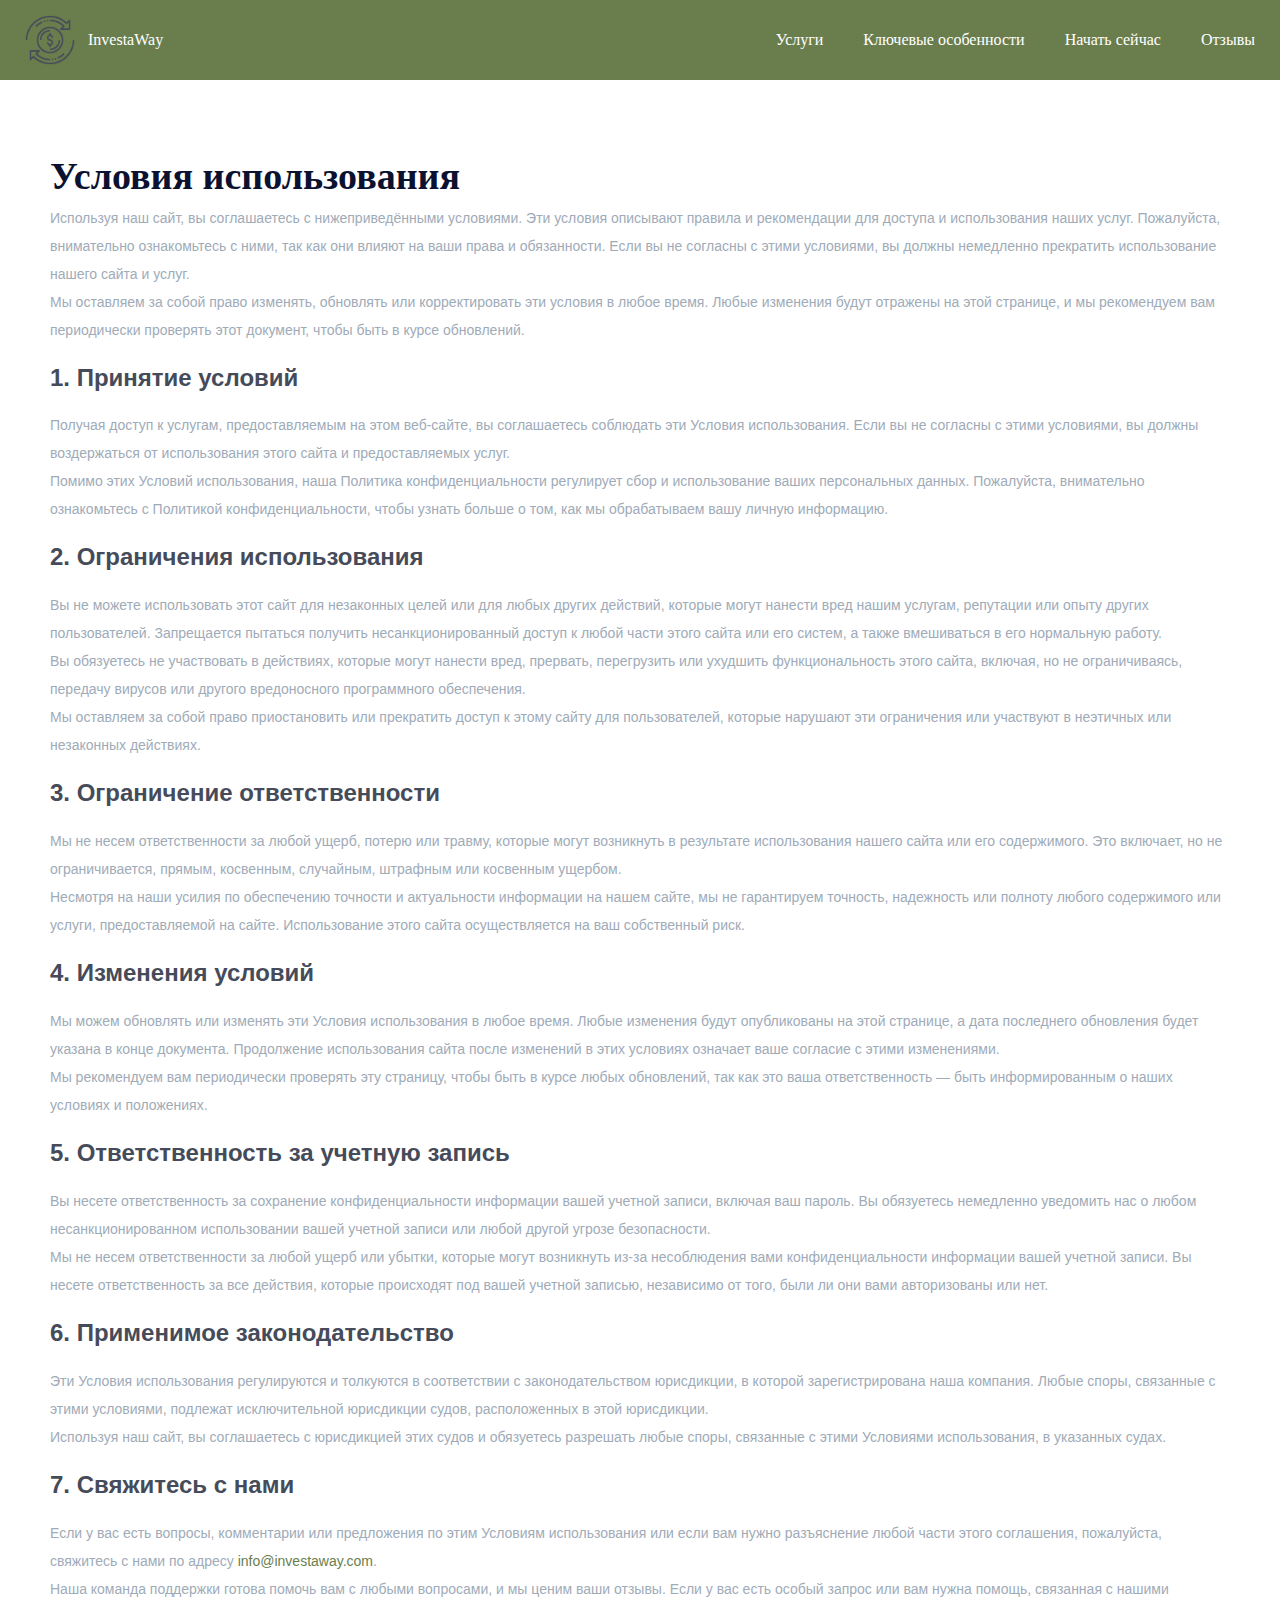
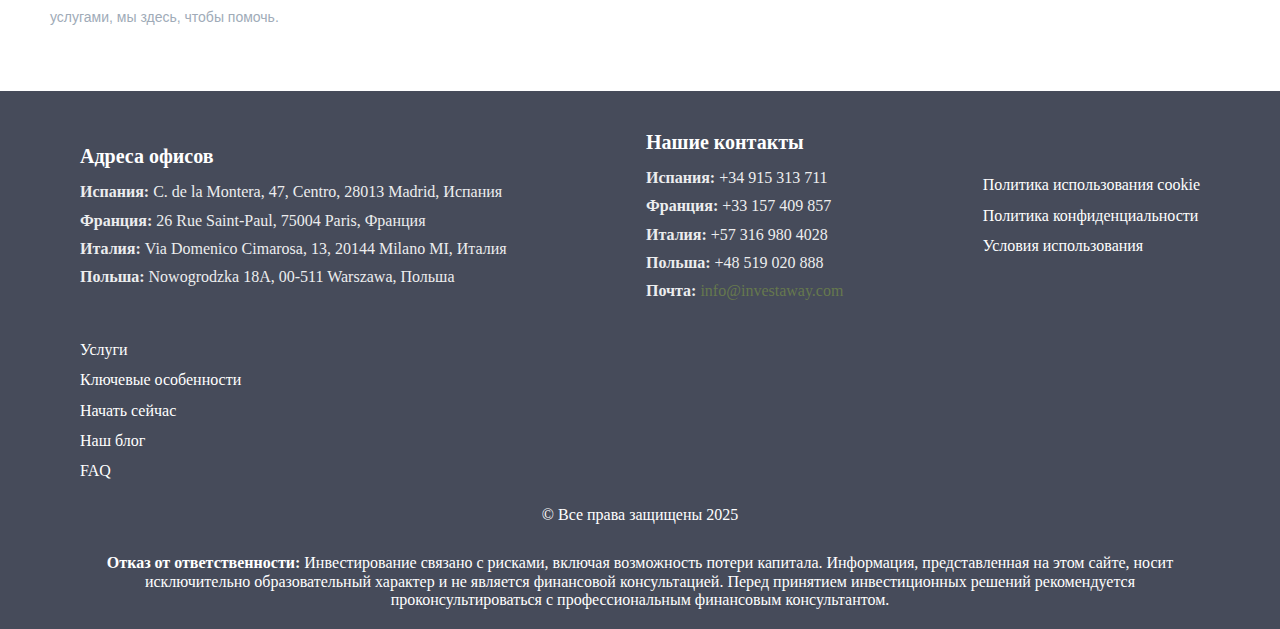
<file: terms-of-use.html>
<!DOCTYPE html>
<html lang="ru">
  <head>
    <meta charset="UTF-8" />
    <meta name="viewport" content="width=device-width, initial-scale=1.0" />
    <title>Условия использования</title>
    <link rel="icon" href="./images/logo.png" type="image/png" />
    <link
      rel="stylesheet"
      href="https://cdnjs.cloudflare.com/ajax/libs/modern-normalize/2.0.0/modern-normalize.min.css"
    />
    <link rel="stylesheet" href="./css/style.css" />
  </head>
  <body>
    <header class="header header-no-home">
      <a class="logo" href="./index.html"
        ><img src="./images/logo.png" alt="logo" />InvestaWay</a
      >
      <nav class="header-nav">
        <ul class="header-nav-list">
          <li><a href="./index.html#services">Услуги</a></li>
          <li><a href="./index.html#key-features">Ключевые особенности</a></li>
          <li><a href="./index.html#start-now">Начать сейчас</a></li>
          <li><a href="./index.html#testimonial">Отзывы</a></li>
        </ul>
      </nav>
    </header>

    <main>
      <section class="section terms-privacy">
        <div class="container">
          <h1 class="title">Условия использования</h1>
          <p class="descr">
            Используя наш сайт, вы соглашаетесь с нижеприведёнными условиями.
            Эти условия описывают правила и рекомендации для доступа и
            использования наших услуг. Пожалуйста, внимательно ознакомьтесь с
            ними, так как они влияют на ваши права и обязанности. Если вы не
            согласны с этими условиями, вы должны немедленно прекратить
            использование нашего сайта и услуг.
          </p>
          <p class="descr">
            Мы оставляем за собой право изменять, обновлять или корректировать
            эти условия в любое время. Любые изменения будут отражены на этой
            странице, и мы рекомендуем вам периодически проверять этот документ,
            чтобы быть в курсе обновлений.
          </p>

          <h3 class="subtitle">1. Принятие условий</h3>
          <p class="descr">
            Получая доступ к услугам, предоставляемым на этом веб-сайте, вы
            соглашаетесь соблюдать эти Условия использования. Если вы не
            согласны с этими условиями, вы должны воздержаться от использования
            этого сайта и предоставляемых услуг.
          </p>
          <p class="descr">
            Помимо этих Условий использования, наша Политика конфиденциальности
            регулирует сбор и использование ваших персональных данных.
            Пожалуйста, внимательно ознакомьтесь с Политикой конфиденциальности,
            чтобы узнать больше о том, как мы обрабатываем вашу личную
            информацию.
          </p>

          <h3 class="subtitle">2. Ограничения использования</h3>
          <p class="descr">
            Вы не можете использовать этот сайт для незаконных целей или для
            любых других действий, которые могут нанести вред нашим услугам,
            репутации или опыту других пользователей. Запрещается пытаться
            получить несанкционированный доступ к любой части этого сайта или
            его систем, а также вмешиваться в его нормальную работу.
          </p>
          <p class="descr">
            Вы обязуетесь не участвовать в действиях, которые могут нанести
            вред, прервать, перегрузить или ухудшить функциональность этого
            сайта, включая, но не ограничиваясь, передачу вирусов или другого
            вредоносного программного обеспечения.
          </p>
          <p class="descr">
            Мы оставляем за собой право приостановить или прекратить доступ к
            этому сайту для пользователей, которые нарушают эти ограничения или
            участвуют в неэтичных или незаконных действиях.
          </p>

          <h3 class="subtitle">3. Ограничение ответственности</h3>
          <p class="descr">
            Мы не несем ответственности за любой ущерб, потерю или травму,
            которые могут возникнуть в результате использования нашего сайта или
            его содержимого. Это включает, но не ограничивается, прямым,
            косвенным, случайным, штрафным или косвенным ущербом.
          </p>
          <p class="descr">
            Несмотря на наши усилия по обеспечению точности и актуальности
            информации на нашем сайте, мы не гарантируем точность, надежность
            или полноту любого содержимого или услуги, предоставляемой на сайте.
            Использование этого сайта осуществляется на ваш собственный риск.
          </p>

          <h3 class="subtitle">4. Изменения условий</h3>
          <p class="descr">
            Мы можем обновлять или изменять эти Условия использования в любое
            время. Любые изменения будут опубликованы на этой странице, а дата
            последнего обновления будет указана в конце документа. Продолжение
            использования сайта после изменений в этих условиях означает ваше
            согласие с этими изменениями.
          </p>
          <p class="descr">
            Мы рекомендуем вам периодически проверять эту страницу, чтобы быть в
            курсе любых обновлений, так как это ваша ответственность — быть
            информированным о наших условиях и положениях.
          </p>

          <h3 class="subtitle">5. Ответственность за учетную запись</h3>
          <p class="descr">
            Вы несете ответственность за сохранение конфиденциальности
            информации вашей учетной записи, включая ваш пароль. Вы обязуетесь
            немедленно уведомить нас о любом несанкционированном использовании
            вашей учетной записи или любой другой угрозе безопасности.
          </p>
          <p class="descr">
            Мы не несем ответственности за любой ущерб или убытки, которые могут
            возникнуть из-за несоблюдения вами конфиденциальности информации
            вашей учетной записи. Вы несете ответственность за все действия,
            которые происходят под вашей учетной записью, независимо от того,
            были ли они вами авторизованы или нет.
          </p>

          <h3 class="subtitle">6. Применимое законодательство</h3>
          <p class="descr">
            Эти Условия использования регулируются и толкуются в соответствии с
            законодательством юрисдикции, в которой зарегистрирована наша
            компания. Любые споры, связанные с этими условиями, подлежат
            исключительной юрисдикции судов, расположенных в этой юрисдикции.
          </p>
          <p class="descr">
            Используя наш сайт, вы соглашаетесь с юрисдикцией этих судов и
            обязуетесь разрешать любые споры, связанные с этими Условиями
            использования, в указанных судах.
          </p>

          <h3 class="subtitle">7. Свяжитесь с нами</h3>
          <p class="descr">
            Если у вас есть вопросы, комментарии или предложения по этим
            Условиям использования или если вам нужно разъяснение любой части
            этого соглашения, пожалуйста, свяжитесь с нами по адресу
            <a href="mailto:info@investaway.com">info@investaway.com</a>.
          </p>
          <p class="descr">
            Наша команда поддержки готова помочь вам с любыми вопросами, и мы
            ценим ваши отзывы. Если у вас есть особый запрос или вам нужна
            помощь, связанная с нашими услугами, мы здесь, чтобы помочь.
          </p>
        </div>
      </section>
    </main>
    <footer class="footer">
      <nav class="footer-nav">
        <div class="footer-contact">
          <h3>Адреса офисов</h3>
          <ul>
            <li>
              <strong>Испания:</strong> C. de la Montera, 47, Centro, 28013
              Madrid, Испания
            </li>
            <li>
              <strong>Франция:</strong> 26 Rue Saint-Paul, 75004 Paris, Франция
            </li>
            <li>
              <strong>Италия:</strong> Via Domenico Cimarosa, 13, 20144 Milano
              MI, Италия
            </li>
            <li>
              <strong>Польша:</strong> Nowogrodzka 18A, 00-511 Warszawa, Польша
            </li>
          </ul>
        </div>

        <div class="footer-contact">
          <h3>Нашие контакты</h3>
          <ul>
            <li><strong>Испания:</strong> +34 915 313 711</li>
            <li><strong>Франция:</strong> +33 157 409 857</li>
            <li><strong>Италия:</strong> +57 316 980 4028</li>
            <li><strong>Польша:</strong> +48 519 020 888</li>
            <li>
              <strong>Почта: </strong
              ><a href="mailto:info@investaway.com">info@investaway.com</a>
            </li>
          </ul>
        </div>

        <ul class="footer-nav-list">
          <li>
            <a href="./cookie-policy.html">Политика использования cookie</a>
          </li>
          <li>
            <a href="./privacy-policy.html">Политика конфиденциальности</a>
          </li>
          <li><a href="./terms-of-use.html">Условия использования</a></li>
        </ul>

        <ul class="footer-nav-list">
          <li><a href="./index.html#services">Услуги</a></li>
          <li>
            <a href="./index.html#key-features">Ключевые особенности</a>
          </li>
          <li><a href="./index.html#start-now">Начать сейчас</a></li>
          <li><a href="./index.html#our-blog">Наш блог</a></li>
          <li><a href="./index.html#faq">FAQ</a></li>
        </ul>
      </nav>
      <p class="footer-rights">© Все права защищены 2025</p>
      <div class="footer-disclaimer">
        <p>
          <strong>Отказ от ответственности:</strong> Инвестирование связано с
          рисками, включая возможность потери капитала. Информация,
          представленная на этом сайте, носит исключительно образовательный
          характер и не является финансовой консультацией. Перед принятием
          инвестиционных решений рекомендуется проконсультироваться с
          профессиональным финансовым консультантом.
        </p>
      </div>
    </footer>
  </body>
</html>
</file>
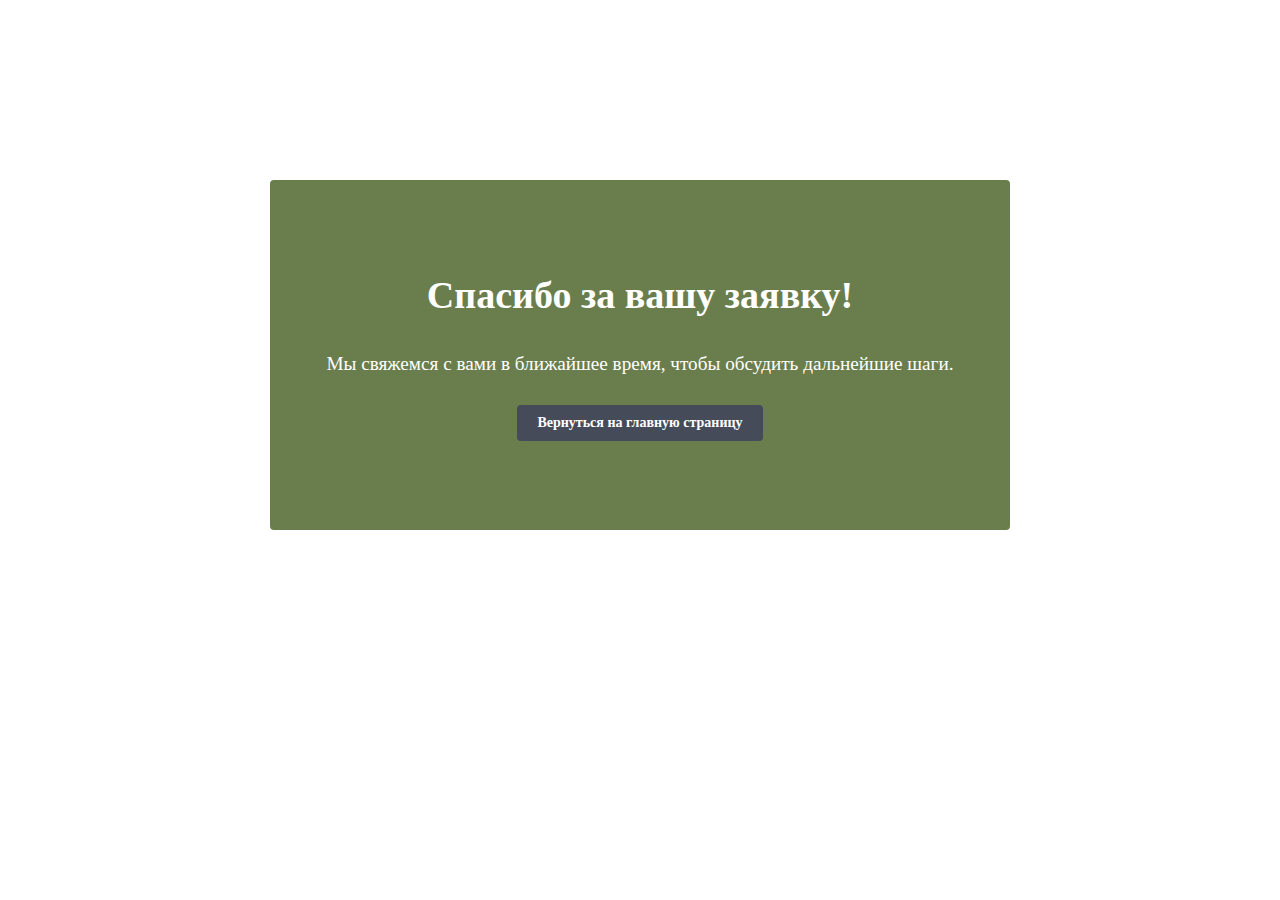
<file: thank-you.html>
<!DOCTYPE html>
<html lang="ru">
  <head>
    <meta charset="UTF-8" />
    <meta name="viewport" content="width=device-width, initial-scale=1.0" />
    <meta http-equiv="X-UA-Compatible" content="ie=edge" />
    <title>Спасибо</title>
    <link rel="icon" href="images/logo.png" type="image/png" />
    <link
      rel="stylesheet"
      href="https://cdnjs.cloudflare.com/ajax/libs/modern-normalize/2.0.0/modern-normalize.min.css"
    />
    <link rel="stylesheet" href="./css/style.css" />
  </head>
  <body>
    <section class="thank-you">
      <div class="thank-you-container">
        <h1 class="title">Спасибо за вашу заявку!</h1>
        <p>
          Мы свяжемся с вами в ближайшее время, чтобы обсудить дальнейшие шаги.
        </p>
        <button
          onclick="window.location.href='index.html'"
          class="secondary-btn"
        >
          Вернуться на главную страницу
        </button>
      </div>
    </section>
  </body>
</html>
</file>
<file: css/style.css>
html {
  scroll-behavior: smooth;
}

:root {
  --primary-color: #6a7e4d;
  --secondary-color: #464b5a;
  --primary-hover: #54643b;
  --secondary-hover: #59627d;

  --background-color: #fff;
  --secondary-background: rgba(255, 255, 255, 0.08);
  --text-color: #fff;
  --accordion-active: #6a7e4d24;

  --linear-gradient: radial-gradient(
    50% 50% at 80% 50%,
    #376b95 0%,
    #5dc0c9 60%
  );
  --blur: blur(376.5px);
  --border-radius: 4px;
  --font-family: "Barlow", sans-serif;
  --box-shadow: 0 10px 100px 10px rgba(0, 0, 0, 0.1);
}

body {
  margin: 0;
  width: 100%;
  background-color: var(--background-color);
  color: var(--text-color);
  font-family: "Barlow", serif;
  color: var(--secondary-color);
}

h1,
h2,
h3,
h4,
h5,
h6,
p {
  margin: 0;
}

ul,
ol {
  margin: 0;
  padding: 0;
  list-style: none;
}

a {
  text-decoration: none;
  color: var(--primary-color);
  transition: all 0.3s ease;
}

a:hover {
  text-decoration: underline;
  color: var(--primary-hover);
}

button {
  cursor: pointer;
}

img {
  display: block;
  max-width: 100%;
  height: auto;
}

.title {
  font-family: var(--font-family);
  font-weight: 700;
  font-size: 38px;
  line-height: 1.41;
  color: #0b1131;
  font-family: "Playfair Display", serif;
}

.title span {
  color: var(--secondary-color);
}

.subtitle {
  font-family: var(--font-family);
  font-weight: 700;
  font-size: 24px;
  line-height: 2.83;
  color: var(--secondary-color);
}

.descr {
  font-family: var(--font-family);
  font-weight: 500;
  font-size: 14px;
  line-height: 2;
  color: #a0abb8;
}

.container {
  max-width: 1440px;
  margin: 0 auto;
  padding: 0 50px;
}

.primary-btn {
  display: inline-block;
  background-color: var(--primary-color);
  color: var(--text-color);
  padding: 10px 20px;
  border: none;
  border-radius: var(--border-radius);
  font-weight: 600;
  font-size: 14px;
  transition: background-color 0.3s;
}

.primary-btn:hover {
  background-color: var(--primary-hover);
  text-decoration: none;
  color: var(--text-color);
}

.secondary-btn {
  display: inline-block;
  background-color: var(--secondary-color);
  color: var(--text-color);
  padding: 10px 20px;
  border: none;
  border-radius: var(--border-radius);
  font-weight: 600;
  font-size: 14px;

  transition: background-color 0.3s;
}

.secondary-btn:hover {
  background-color: var(--secondary-hover);
  text-decoration: none;
  color: var(--text-color);
}

.terms-privacy {
  padding: 150px 0 60px;
}

.thank-you {
  padding-top: 180px;
}

.thank-you-container {
  display: flex;
  justify-content: center;
  align-items: center;
  flex-direction: column;
  gap: 30px;
  padding: 50px;
  height: 350px;
  max-width: 740px;
  background-color: var(--primary-color);
  border-radius: var(--border-radius);
  margin: 0 auto;
}

.thank-you-container .title {
  color: var(--text-color);
}

.thank-you-container p {
  text-align: center;
  font-size: 1.2rem;
  color: var(--text-color);
}

/* === Header === */

.header {
  display: flex;
  justify-content: space-between;
  align-items: center;
  position: absolute;
  top: 0;
  left: 0;
  right: 0;
  background: transparent;
  padding: 15px 25px;
}

.header-no-home {
  background-color: var(--primary-color);
}

.logo {
  display: flex;
  align-items: center;
  color: var(--text-color);
  gap: 13px;
  cursor: pointer;
}

.logo:hover {
  color: var(--text-color);
}

.logo img {
  width: 50px;
}

.header-nav {
  display: flex;
  gap: 150px;
  align-items: center;
}

.header-nav-list {
  display: flex;
  gap: 40px;
}

.header-nav-list a {
  color: var(--text-color);
}

.primary-btn {
}

/* === Hero === */

.hero {
  padding: 160px 0 130px;
  background: url("../images/hero.jpg") no-repeat center/cover;
  background-color: rgba(0, 0, 0, 0.4);
  background-blend-mode: multiply;
  color: white;
}

.hero .container {
  display: flex;
  flex-wrap: wrap;
  justify-content: space-between;
  align-items: center;
  gap: 50px;
}

.hero-content {
  max-width: 475px;
}

.hero-title {
  font-family: var(--font-family);
  font-weight: 700;
  font-size: 60px;
  line-height: 1.3617;
  color: #fff;
  margin-bottom: 30px;
}

.hero-text {
  font-family: var(--font-family);
  font-weight: 500;
  font-size: 14px;
  line-height: 2;
  color: #fff;
  margin-bottom: 30px;
}

.hero-img {
  object-fit: contain;
  max-width: 750px;
}

.hero-form {
  display: flex;
  flex-direction: column;
  max-width: 500px;
  padding: 35px 20px;
  background-color: var(--secondary-color);
  border-radius: var(--border-radius);
  width: 100%;
}

.hero-form .input-group {
  display: flex;
  flex-direction: column;
  margin-bottom: 25px;
  gap: 15px;
}

.hero-form .input-group input {
  background-color: transparent;
  outline: none;
  border: 1px solid var(--primary-color);
  border-radius: var(--border-radius);
  color: #fff;
  padding: 10px 25px;
  transition: 0.3s all ease;
}

.hero-form .input-group input:hover,
.hero-form .input-group input:focus {
  border: 1px solid var(--primary-hover);
}

.hero-form .input-group input::placeholder {
  color: #ffffff6d;
}

.hero-form .input-group:nth-child(3) {
  margin-bottom: 65px;
}

@media screen and (max-width: 1240px) {
  .hero-title {
    font-size: 45px;
  }

  .header-nav-list {
    display: none;
  }

  .container {
    padding: 0 20px;
  }
}

/* === About Us === */

.about-us {
  padding: 100px 0;
}

.about-us .container {
  display: flex;
  justify-content: center;
  flex-wrap: wrap;
  align-items: center;
  gap: 50px;
}

.about-us-content {
  max-width: 610px;
}

.section-name {
  font-family: var(--font-family);
  font-weight: 600;
  font-size: 24px;
  line-height: 2.83;
  color: var(--primary-color);
}

.about-us .title {
  margin-bottom: 30px;
}

.about-us .descr {
  margin-bottom: 24px;
  max-width: 470px;
}

.about-us-stats {
  display: flex;
  flex-wrap: wrap;
  justify-content: center;
  max-width: 600px;
  gap: 28px;
}

.about-us-stats li {
  display: flex;
  flex-direction: column;
  align-items: center;
  justify-content: center;
  font-family: var(--font-family);
  font-weight: 700;
  font-size: 44px;
  line-height: 1.56;
  color: var(--primary-color);
  padding: 20px 50px;

  max-width: 278px;
  width: 100%;
  height: 171px;
  background-color: var(--accordion-active);
  border-radius: 80px;
}

.about-us-stats li:nth-child(1),
.about-us-stats li:nth-child(3) {
  border-top-right-radius: 0;
  margin-top: 25px;
}

.about-us-stats li:nth-child(2),
.about-us-stats li:nth-child(4) {
  border-bottom-left-radius: 0;
  margin-top: -25px;
}

.about-us-stats li span {
  font-weight: 500;
  font-size: 16px;
  line-height: 1.75;
  text-align: center;
}

@media screen and (max-width: 1240px) {
  .about-us-stats li:nth-child(1),
  .about-us-stats li:nth-child(3) {
    margin-top: 0;
  }

  .about-us-stats li:nth-child(2),
  .about-us-stats li:nth-child(4) {
    margin-top: 0;
  }
}

/* === Services === */

.services {
  padding: 100px 0;
}

.services .section-name {
  text-align: center;
}

.services .title {
  text-align: center;
  margin-bottom: 80px;
}

.services-list {
  display: flex;
  flex-wrap: wrap;
  gap: 30px;
  justify-content: center;
}

.services-list-item {
  max-width: 374px;
  width: 100%;
  height: auto;
  border-radius: var(--border-radius);
  box-shadow: var(--box-shadow);
  position: relative;
  padding: 35px 25px;
  overflow: hidden;
}

.services-list-item div {
  display: flex;
  align-items: center;
  flex-direction: column;
  position: relative;
  z-index: 3;
}

.services-list-item p {
  color: #000;
}

.services-list-item .subtitle {
  line-height: 1.2;
  margin-bottom: 25px;
  text-align: center;
}

.services-list-item::after {
  content: "";
  position: absolute;
  top: 188px;
  right: 150px;
  border-radius: 300px 0 300px 300px;
  width: 375px;
  height: 414px;
  background: linear-gradient(
    16deg,
    rgba(94, 193, 201, 0.1) 0%,
    rgba(94, 193, 201, 0) 100%
  );
  transform: rotate(90deg);
}

.services-list-item::before {
  content: "";
  position: absolute;
  top: 284px;
  left: 57px;
  border-radius: 300px 0 300px 300px;
  width: 321px;
  height: 354px;
  transform: rotate(90deg);
}

.services-list-item img {
  margin-bottom: 30px;
  max-width: 90px;
}

.services-list-item::after,
.services-list-item::before {
  background: linear-gradient(16deg, #5353531a 0%, #ffffff00 100%);
}

.services-list-item .subtitle,
.services-list-item .descr {
  color: #000;
}
.services-list-item .descr {
  opacity: 0.8;
}

.services-list-item {
  background: #fff;
}

/* === Key Features === */

.key-features {
  padding: 80px 0;
  background-color: var(--primary-color);
}

.key-features .container {
  display: flex;
  flex-wrap: wrap;
  gap: 50px;
  justify-content: space-between;
}

.key-features-content {
  max-width: 475px;
}

.key-features-content .section-name {
  color: var(--secondary-color);
}

.key-features-content .title {
  color: var(--text-color);
  margin-bottom: 24px;
}

.key-features-content .descr {
  margin-bottom: 24px;
  color: #ffffff;
  opacity: 0.8;
}

.key-features img {
  max-width: 520px;
  width: 100%;
  object-fit: cover;
  border-radius: 300px 0 200px 300px;
  height: 800px;
  margin-top: -190px;
}

@media screen and (max-width: 1240px) {
  .key-features img {
    height: 450px;
    margin-top: 0;
  }
}

/* === Start Now === */

.start-now {
  padding: 0px 0 180px;
}

.start-now-list {
  display: flex;
  flex-wrap: wrap;
  justify-content: center;
  gap: 40px;
  width: 100%;
}

.start-now-list li {
  display: flex;
  justify-content: space-between;
  align-items: center;
  flex-direction: column;
  gap: 18px;
  border-radius: 8px;
  max-width: 290px;
  width: 100%;
  height: auto;
  box-shadow: 0 50px 100px 0 rgba(0, 0, 0, 0.1);
  background: #fff;
  padding: 25px;
}

.start-now-list li h3 {
  font-family: var(--font-family);
  font-weight: 700;
  font-size: 24px;
  line-height: 1.42;
  text-align: center;
  color: var(--secondary-color);
}

.start-now-list-cicle {
  display: flex;
  justify-content: center;
  align-items: center;
  border-radius: 100px 100px 100px 0;
  width: 72px;
  height: 72px;
  background: var(--primary-color);
}

.start-now-list-cicle img {
  width: 40px;
}

.start-now-list-cicle p {
  color: #fff;
  font-size: 32px;
}

.start-now-content {
  text-align: center;
  max-width: 800px;
  margin: 0 auto 80px;
}

.start-now-content .title,
.start-now-content .descr {
  margin-bottom: 24px;
}

/* === Testimonial === */

.testimonial {
  padding: 70px 0 140px;
}

.testimonial-content {
  display: flex;
  flex-direction: column;
  align-items: center;
  margin-bottom: 50px;
}

.testimonial-content .title {
  text-align: center;
  margin-bottom: 16px;
}

.testimonial-content .descr {
  max-width: 800px;
  text-align: center;
}

.testimonial-list {
  padding: 40px 0 100px;
}

.testimonial-item {
  display: flex;
  flex-direction: column;
  align-items: center;
  background: #f8f8f8;
  padding: 32px 60px;
  border-radius: var(--border-radius);
  transition: all 0.3s ease;
}

.testimonial-item.swiper-slide-active {
  box-shadow: 0 25px 32px 0 rgba(67, 67, 67, 0.14);
  transform: scale(1.1);
}

@media screen and (max-width: 1240px) {
  .testimonial-item.swiper-slide-active {
    box-shadow: none;
    transform: scale(1);
  }
}

.testimonial-img {
  width: 60px;
  height: 60px;
  object-fit: cover;
  border-radius: 50%;
  margin-bottom: 16px;
}

.testimonial-name {
  font-family: var(--second-family);
  font-weight: 500;
  font-size: 14px;
  line-height: 171%;
  color: var(--text-secondary);
  margin-bottom: 4px;
}

.testimonial-location {
  font-family: var(--font-family);
  font-weight: 500;
  font-size: 12px;
  line-height: 150%;
  color: var(--text-primary);
  opacity: 0.8;
  margin-bottom: 4px;
}

.testimonial-stars {
  width: 80px;
  object-fit: contain;
  margin-bottom: 20px;
}

.testimonial-text {
  position: relative;
  font-family: var(--font-family);
  font-weight: 500;
  font-size: 16px;
  line-height: 150%;
  letter-spacing: -0.01em;
  text-align: center;
  color: var(--text-primary);
  opacity: 0.8;
}

.testimonial-text::after {
  content: "";
  position: absolute;
  top: 0;
  left: -35px;
  width: 28px;
  height: 18px;
  background-image: url("../images/format-quote.png");
  background-repeat: no-repeat;
  background-size: contain;
}

.testimonial-text::before {
  content: "";
  position: absolute;
  bottom: 0;
  right: -35px;
  width: 28px;
  height: 18px;
  background-image: url("../images/format-quote.png");
  background-repeat: no-repeat;
  background-size: contain;
  transform: rotate(180deg);
}

.swiper-pagination-bullet {
  background: #d2d2d2;
  width: 16px;
  height: 16px;
  margin: 0 8px;
  transition: all 0.3s ease;
}

.swiper-pagination-bullet-active {
  background: #101c26;
  width: 20px;
  height: 20px;
}

/* === Our Blog === */

.our-blog {
  padding: 100px 0;
}

.our-blog .section-name,
.our-blog .title {
  text-align: center;
}

.our-blog .title {
  margin-bottom: 80px;
}

.our-blog-list {
  display: flex;
  justify-content: space-between;
}

.our-blog-list-item {
  border-radius: var(--border-radius);
  width: 100%;
  max-width: 374px;
  height: 500px;
  box-shadow: 0 10px 100px 10px rgba(0, 0, 0, 0.1);
  background: #fff;
}

.our-blog-list-item img {
  width: 100%;
  height: 240px;
  object-fit: cover;
  border-top-left-radius: var(--border-radius);
  border-top-right-radius: var(--border-radius);
}

.our-blog-list-item div {
  padding: 34px;
}

.our-blog-list-date {
  font-family: var(--font-family);
  font-weight: 600;
  font-size: 14px;
  line-height: 2;
  color: var(--primary-color);
  margin-bottom: 8px;
}

.our-blog-list-item h3 {
  font-family: var(--font-family);
  font-weight: 700;
  font-size: 24px;
  line-height: 1.42;
  margin-bottom: 8px;
  color: var(--secondary-color);
}

/*  === FAQ === */

.faq {
  padding: 60px 0;
}

.faq .title {
  font-size: 2.5rem;
  margin-bottom: 40px;
  text-align: center;
}

.accordion {
  border-radius: var(--border-radius);
}

.faq .accordion-button {
  background-color: #f8f9fa;
  color: #333;
  font-weight: bold;
}

.faq .accordion-button:focus {
  box-shadow: none;
}

.faq .accordion-button:not(.collapsed) {
  background-color: var(--accordion-active);
}

.faq .accordion-body {
  font-size: 1rem;
  color: #555;
}

/* === Contact === */

.contact {
  padding: 80px 0 120px;
}

.contact .title {
  margin-bottom: 40px;
  text-align: center;
}

.contact .descr {
  font-size: 1.2rem;
  margin-bottom: 40px;
  text-align: center;
}

.contact-wrap {
  display: flex;
  gap: 20px;
}

.contact-wrapper {
  flex: 1;
  min-width: 500px;
}

.contact-info {
  margin-bottom: 20px;
  padding: 20px;
  background-color: var(--primary-color);
  border-radius: var(--border-radius);
  color: var(--text-color);
}

.contact-info h3 {
  font-size: 1.5rem;
  margin-bottom: 15px;
}

.contact-info p {
  font-size: 1rem;
  margin-bottom: 10px;
}

.contact-info a {
  font-size: 1rem;
  color: var(--text-color);
  text-decoration: underline;
}

.contact-info a:hover {
  color: var(--secondary-color);
}

.contact-form {
  display: flex;
  flex-direction: column;
  gap: 10px;
}

.contact-form .input-group {
  display: flex;
  flex-direction: column;
}

.contact-form .input-group label {
  color: var(--primary-color);
  font-size: 1rem;
  margin-bottom: 5px;
}

.contact-form .input-group input {
  padding: 10px;
  font-size: 1rem;
  border: 1px solid #ccc;
  border-radius: var(--border-radius);
}

.contact-form .secondary-btn {
  margin-top: 30px;
}

.contact-map {
  border-radius: var(--border-radius);
}

/* === Footer === */

.footer {
  padding: 40px 80px 20px;
  background-color: var(--secondary-color);
}

.footer-nav {
  display: flex;
  justify-content: space-between;
  flex-wrap: wrap;
  align-items: center;
  margin-bottom: 25px;
  gap: 40px;
}

.footer-nav-list {
  display: flex;
  flex-direction: column;
  gap: 12px;
}

.footer-nav-list a {
  color: var(--text-color);
}

.footer-rights {
  text-align: center;
  color: #fff;
}

.footer .contact-info {
  background-color: transparent;
  margin: 0;
  padding: 0;
}

.footer .contact-info a:hover {
  color: var(--primary-color);
}

.footer-contact {
  color: #fff;
}

.footer-contact h3 {
  font-size: 20px;
  margin-bottom: 15px;
}

.footer-contact ul {
  display: flex;
  flex-direction: column;
  gap: 10px;
}

.footer-contact ul li {
  opacity: 0.9;
}

.footer-contact ul strong {
  opacity: 1;
}

.footer-disclaimer {
  color: #fff;
  margin-top: 30px;
  text-align: center;
}

@media screen and (max-width: 1240px) {
  .footer {
    padding: 30px 20px;
  }
}

/* === Cookie Popup === */

.cookie-popup {
  position: fixed;
  bottom: 0;
  left: 0;
  right: 0;
  background-color: var(--secondary-color);
  box-shadow: 0 2px 10px rgba(0, 0, 0, 0.1);
  padding: 20px;
  z-index: 1000;
  display: none;
  color: var(--text-color);
}

.cookie-popup-content {
  display: flex;
  flex-direction: column;
  align-items: center;
  text-align: center;
}

.cookie-popup h2 {
  margin: 0 0 10px;
  font-size: 1.5rem;
}

.cookie-popup p {
  margin: 0 0 20px;
  font-size: 1rem;
}

.cookie-btn {
  background-color: var(--primary-color);
  color: #fff;
  border: none;
  padding: 10px 20px;
  cursor: pointer;
  border-radius: 5px;
  font-size: 1rem;
}

.cookie-btn:hover {
  background-color: var(--primary-hover);
}
</file>
